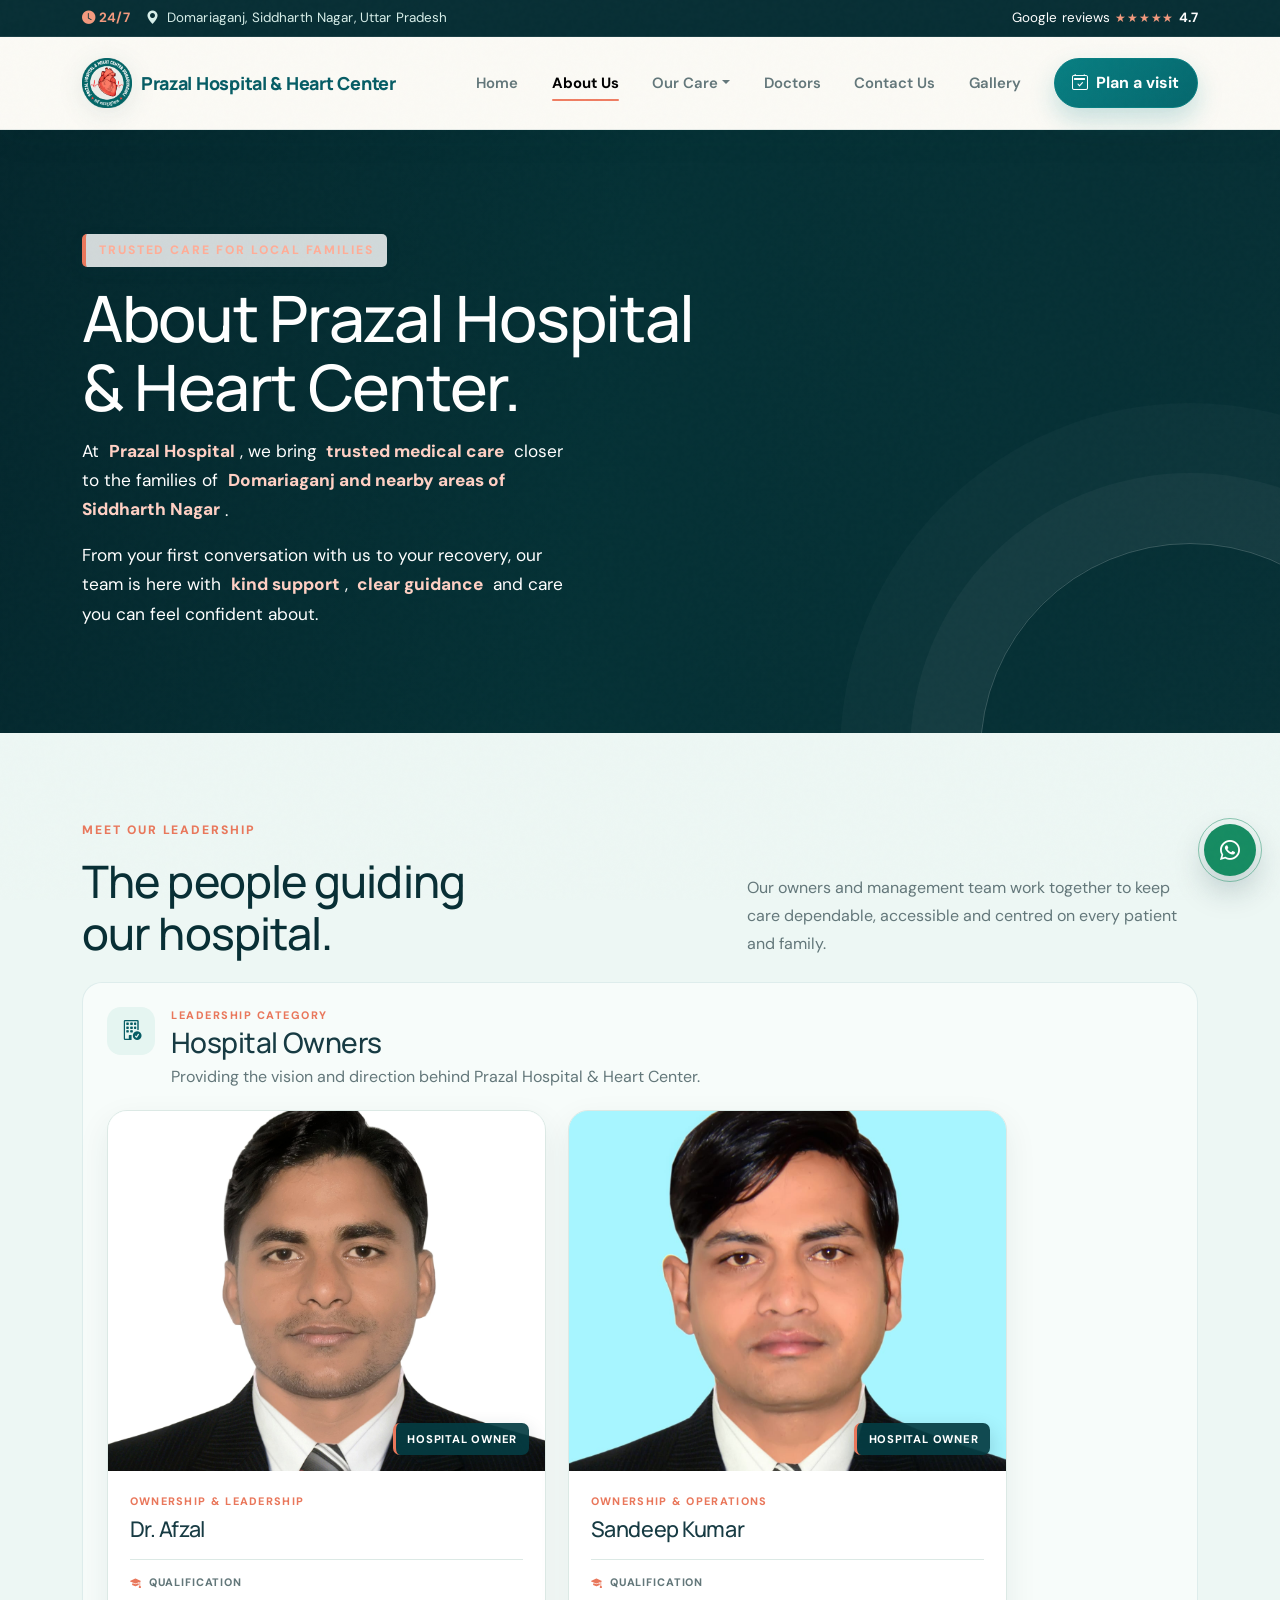
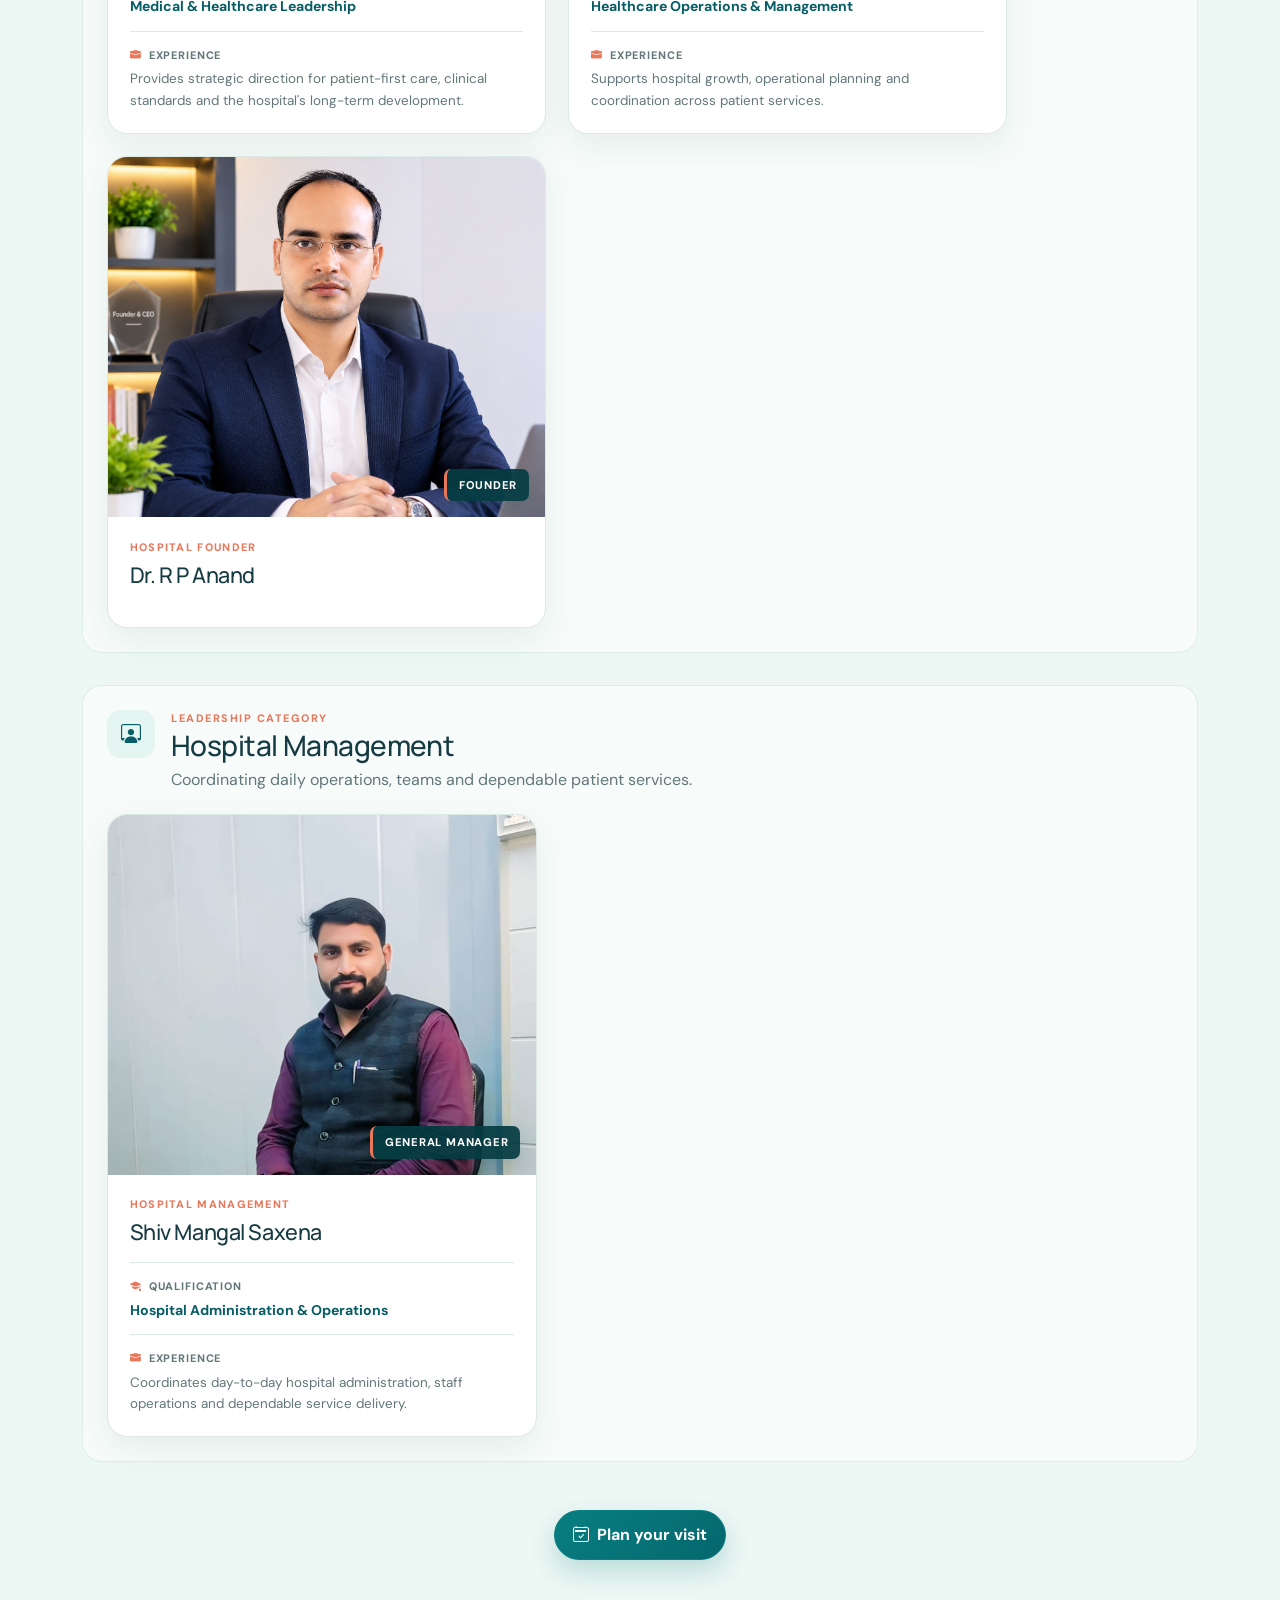
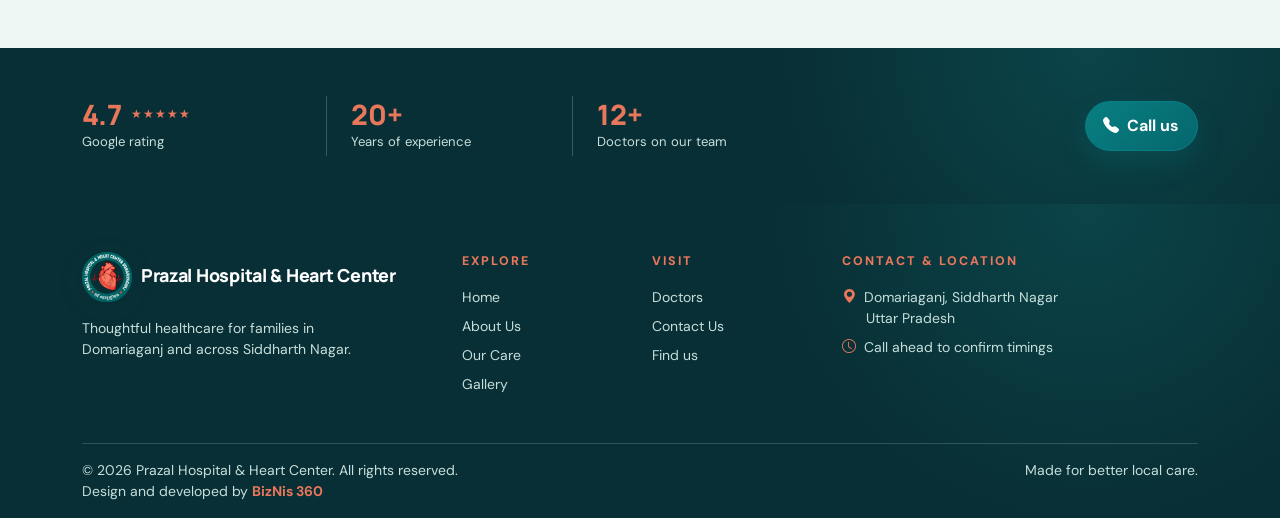
<file: about.html>
<!DOCTYPE html>
<html lang="en">

<head>
    <meta charset="utf-8">
    <meta name="viewport" content="width=device-width, initial-scale=1">
    <link rel="icon" type="image/png" href="assets/images/logo.png">
    <meta name="description"
        content="Learn about Prazal Hospital &amp; Heart Center, its care team and approach to healthcare for families in Domariaganj, Siddharth Nagar, Uttar Pradesh.">
    <title>About Us | Prazal Hospital &amp; Heart Center</title>
    <link rel="canonical" href="https://prazalhospital.in/about.html">
    <meta property="og:type" content="website">
    <meta property="og:site_name" content="Prazal Hospital &amp; Heart Center">
    <meta property="og:title" content="About Us | Prazal Hospital &amp; Heart Center">
    <meta property="og:description"
        content="Learn about the care team and approach to healthcare at Prazal Hospital &amp; Heart Center in Domariaganj, Siddharth Nagar.">
    <meta property="og:url" content="https://prazalhospital.in/about.html">
    <meta property="og:locale" content="en_IN">
    <meta name="twitter:card" content="summary">
    <meta name="twitter:title" content="About Us | Prazal Hospital &amp; Heart Center">
    <meta name="twitter:description"
        content="Learn about the care team and approach to healthcare at Prazal Hospital &amp; Heart Center in Domariaganj, Siddharth Nagar.">
    <link rel="preconnect" href="https://fonts.googleapis.com">
    <link rel="preconnect" href="https://fonts.gstatic.com" crossorigin>
    <link
        href="https://fonts.googleapis.com/css2?family=DM+Sans:wght@400;500;600;700&family=Manrope:wght@700;800&display=swap"
        rel="stylesheet">
    <link href="https://cdn.jsdelivr.net/npm/bootstrap@5.3.3/dist/css/bootstrap.min.css" rel="stylesheet">
    <link rel="stylesheet" href="https://cdn.jsdelivr.net/npm/bootstrap-icons@1.11.3/font/bootstrap-icons.min.css">
    <link rel="stylesheet" href="assets/css/style.css">
    <link rel="stylesheet" href="assets/css/premium.css">
</head>

<body id="top">
    <div class="topbar py-2">
        <div class="container d-flex justify-content-between align-items-center"><span><strong
                    class="topbar-availability me-3"><i class="bi bi-clock-fill me-1"></i>24/7</strong><i
                    class="bi bi-geo-alt-fill me-2"></i>Domariaganj, Siddharth Nagar, Uttar Pradesh</span>
            <div class="d-flex align-items-center gap-3"><a class="topbar-rating"
                    href="https://www.google.com/search?q=Prazal+Hospital+Domariaganj+reviews" target="_blank"
                    rel="noopener"><span class="d-none d-md-inline">Google reviews </span><span class="stars"
                        aria-label="4.7 out of 5 stars">★★★★★</span> <strong>4.7</strong></a></div>
        </div>
    </div>
    <nav class="navbar navbar-expand-lg sticky-top">
        <div class="container py-2"><a class="navbar-brand d-flex align-items-center" href="index.html"><img
                    class="brand-logo" src="assets/images/logo.png" alt="">Prazal Hospital &amp; Heart Center</a><button
                class="navbar-toggler border-0" type="button" data-bs-toggle="collapse" data-bs-target="#mainNav"
                aria-label="Toggle navigation"><i class="bi bi-list fs-2"></i></button>
            <div class="collapse navbar-collapse" id="mainNav">
                <ul class="navbar-nav ms-auto align-items-lg-center gap-lg-3">
                    <li class="nav-item"><a class="nav-link" href="index.html">Home</a></li>
                    <li class="nav-item"><a class="nav-link active" aria-current="page" href="about.html">About Us</a>
                    </li>
                    <li class="nav-item dropdown"><a class="nav-link dropdown-toggle" href="ourcare.html" role="button"
                            data-bs-toggle="dropdown" aria-expanded="false">Our Care</a>
                        <ul class="dropdown-menu">
                            <li><a class="dropdown-item" href="ourcare.html#medical-care">Medical Care</a></li>
                            <li><a class="dropdown-item" href="ourcare.html#treatments">Treatments &amp; Services</a></li>
                            <li><a class="dropdown-item" href="ourcare.html#facilities">Care Facilities</a></li>
                            <li><a class="dropdown-item" href="ourcare.html#what-we-offer">What We Offer</a></li>
                            <!-- <li><a class="dropdown-item" href="ourcare.html#facilities">Our Facilities</a></li> -->
                        </ul>
                    </li>
                    <li class="nav-item"><a class="nav-link" href="doctors.html">Doctors</a></li>
                    <li class="nav-item"><a class="nav-link" href="contact.html">Contact Us</a></li>
                    <li class="nav-item"><a class="nav-link" href="gallery.html">Gallery</a></li>
                    <li class="nav-item ms-lg-2 mt-3 mt-lg-0"><a class="btn btn-primary"
                            href="contact.html#contact-form"><i class="bi bi-calendar2-check me-2"></i>Plan a visit</a>
                    </li>
                </ul>
            </div>
        </div>
    </nav>
    <main>
        <section class="contact-hero about-hero">
            <div class="container">
                <p class="eyebrow about-hero-label mb-3">Trusted care for local families</p>
                <h1 class="mb-3">About Prazal Hospital &amp; Heart Center.</h1>
                <p class="hero-copy mb-3">At <strong class="hero-highlight hero-highlight-coral">Prazal
                        Hospital</strong>, we bring <strong class="hero-highlight hero-highlight-coral">trusted medical
                        care</strong> closer to the families of <strong
                        class="hero-highlight hero-highlight-coral">Domariaganj and nearby areas of Siddharth
                        Nagar</strong>.</p>
                <p class="hero-copy mb-0">From your first conversation with us to your recovery, our team is here with
                    <strong class="hero-highlight hero-highlight-teal">kind support</strong>, <strong
                        class="hero-highlight hero-highlight-teal">clear guidance</strong> and care you can feel
                    confident about.</p>
            </div>
        </section>
        <section class="director-section section-pad" id="managing-director">
            <div class="container">
                <div class="row align-items-end g-4 mb-4">
                    <div class="col-lg-7">
                        <p class="eyebrow mb-3">Meet our leadership</p>
                        <h2 class="section-title mb-0">The people guiding our hospital.</h2>
                    </div>
                    <div class="col-lg-5">
                        <p class="section-lead mb-0">Our owners and management team work together to keep care
                            dependable, accessible and centred on every patient and family.</p>
                    </div>
                </div>
                <section class="leadership-group" aria-labelledby="hospital-owners">
                    <div class="leadership-group-heading">
                        <span><i class="bi bi-building-check"></i></span>
                        <div>
                            <p>Leadership Category</p>
                            <h3 id="hospital-owners">Hospital Owners</h3>
                            <div>Providing the vision and direction behind Prazal Hospital &amp; Heart Center.</div>
                        </div>
                    </div>
                    <div class="leadership-grid leadership-grid--owners">
                        <article class="leadership-card">
                        <div class="leadership-card-media"><img class="leadership-photo leadership-photo--afzal"
                                src="assets/images/Dr_Afzal.jpeg" alt="Dr. Afzal, Owner of Prazal Hospital &amp; Heart Center"
                                loading="lazy"><span class="leadership-role">Hospital Owner</span></div>
                        <div class="leadership-card-body">
                            <p class="leadership-kicker">Ownership &amp; Leadership</p>
                            <h3>Dr. Afzal</h3>
                            <div class="leadership-detail"><span><i class="bi bi-mortarboard-fill"></i>Qualification</span>
                                <strong>Medical &amp; Healthcare Leadership</strong></div>
                            <div class="leadership-detail"><span><i class="bi bi-briefcase-fill"></i>Experience</span>
                                <p>Provides strategic direction for patient-first care, clinical standards and the
                                    hospital's long-term development.</p>
                            </div>
                        </div>
                        </article>
                        <article class="leadership-card">
                        <div class="leadership-card-media"><img class="leadership-photo leadership-photo--sandeep"
                                src="assets/images/sandeep_kumar.jpeg"
                                alt="Sandeep Kumar, Owner of Prazal Hospital &amp; Heart Center" loading="lazy"><span
                                class="leadership-role">Hospital Owner</span></div>
                        <div class="leadership-card-body">
                            <p class="leadership-kicker">Ownership &amp; Operations</p>
                            <h3>Sandeep Kumar</h3>
                            <div class="leadership-detail"><span><i class="bi bi-mortarboard-fill"></i>Qualification</span>
                                <strong>Healthcare Operations &amp; Management</strong></div>
                            <div class="leadership-detail"><span><i class="bi bi-briefcase-fill"></i>Experience</span>
                                <p>Supports hospital growth, operational planning and coordination across patient
                                    services.</p>
                            </div>
                        </div>
                        </article>
                        <article class="leadership-card">
                        <div class="leadership-card-media"><img class="leadership-photo"
                                src="assets/images/dr_R_P_Anand.png"
                                alt="Dr. R P Anand, Founder of Prazal Hospital &amp; Heart Center" loading="lazy"><span
                                class="leadership-role">Founder</span></div>
                        <div class="leadership-card-body">
                            <p class="leadership-kicker">Hospital Founder</p>
                            <h3>Dr. R P Anand</h3>
                        </div>
                        </article>
                    </div>
                </section>
                <section class="leadership-group" aria-labelledby="hospital-management">
                    <div class="leadership-group-heading">
                        <span><i class="bi bi-person-workspace"></i></span>
                        <div>
                            <p>Leadership Category</p>
                            <h3 id="hospital-management">Hospital Management</h3>
                            <div>Coordinating daily operations, teams and dependable patient services.</div>
                        </div>
                    </div>
                    <div class="leadership-grid leadership-grid--management">
                        <article class="leadership-card">
                        <div class="leadership-card-media"><img class="leadership-photo leadership-photo--shiv"
                                src="assets/images/Shiv_Mangal.jpeg"
                                alt="Shiv Mangal Saxena, General Manager of Prazal Hospital &amp; Heart Center"
                                loading="lazy"><span class="leadership-role">General Manager</span></div>
                        <div class="leadership-card-body">
                            <p class="leadership-kicker">Hospital Management</p>
                            <h3>Shiv Mangal Saxena</h3>
                            <div class="leadership-detail"><span><i class="bi bi-mortarboard-fill"></i>Qualification</span>
                                <strong>Hospital Administration &amp; Operations</strong></div>
                            <div class="leadership-detail"><span><i class="bi bi-briefcase-fill"></i>Experience</span>
                                <p>Coordinates day-to-day hospital administration, staff operations and dependable
                                    service delivery.</p>
                            </div>
                        </div>
                        </article>
                    </div>
                </section>
                <div class="text-center mt-5"><a class="btn btn-primary" href="contact.html#contact-form"><i
                            class="bi bi-calendar2-check me-2"></i>Plan your visit</a></div>
            </div>
        </section>
        <section class="trust-section py-5">
            <div class="container">
                <div class="row align-items-center g-4">
                    <div class="col-lg-8">
                        <div class="row g-0">
                            <div class="col-md-4 trust-stat"><a class="trust-rating"
                                    href="https://www.google.com/search?q=Prazal+Hospital+Domariaganj+reviews"
                                    target="_blank" rel="noopener"><span class="trust-value">4.7</span><span
                                        class="stars" aria-label="4.7 out of 5 stars">★★★★★</span></a><span>Google
                                    rating</span></div>
                            <div class="col-md-4 trust-stat"><strong class="trust-value">20+</strong><span>Years of
                                    experience</span></div>
                            <div class="col-md-4 trust-stat"><strong class="trust-value">12+</strong><span>Doctors on
                                    our team</span></div>
                        </div>
                    </div>
                    <div class="col-lg-4 text-lg-end"><a class="btn btn-primary" href="tel:+919415782089"><i
                                class="bi bi-telephone-fill me-2"></i>Call us</a></div>
                </div>
            </div>
        </section>
    </main>
    <footer class="pt-5 pb-3">
        <div class="container">
            <div class="row g-4 pb-5">
                <div class="col-lg-4"><a class="navbar-brand text-white" href="index.html"><img class="brand-logo"
                            src="assets/images/logo.png" alt="">Prazal Hospital &amp; Heart Center</a>
                    <p class="small mt-3 mb-0 pe-lg-5">Thoughtful healthcare for families in Domariaganj and across
                        Siddharth Nagar.</p>
                </div>
                <div class="col-6 col-lg-2">
                    <div class="footer-heading mb-3">Explore</div>
                    <div class="d-flex flex-column gap-2 small"><a href="index.html">Home</a><a href="about.html">About
                            Us</a><a href="ourcare.html">Our Care</a><a href="gallery.html">Gallery</a></div>
                </div>
                <div class="col-6 col-lg-2">
                    <div class="footer-heading mb-3">Visit</div>
                    <div class="d-flex flex-column gap-2 small"><a href="doctors.html">Doctors</a><a
                            href="contact.html">Contact Us</a><a href="contact.html#map">Find us</a></div>
                </div>
                <div class="col-lg-4">
                    <div class="footer-heading mb-3">Contact &amp; location</div>
                    <p class="small mb-2"><i class="bi bi-geo-alt-fill me-2"></i>Domariaganj, Siddharth Nagar<br><span
                            class="ms-4">Uttar Pradesh</span></p>
                    <p class="small mb-0"><i class="bi bi-clock me-2"></i>Call ahead to confirm timings</p>
                </div>
            </div>
            <div class="footer-bottom pt-3 d-flex flex-column flex-md-row justify-content-between gap-2 small">
                <span>&copy; 2026 Prazal Hospital &amp; Heart Center. All rights reserved.<br>Design and developed by <a
                        href="https://biznis360.in" target="_blank" rel="noopener">BizNis 360</a></span><span>Made
                    for better local care.</span></div>
        </div>
    </footer>
    <div class="floating-actions" aria-label="Quick actions"><a class="floating-action floating-top" href="#top"
            aria-label="Back to top" title="Back to top"><i class="bi bi-arrow-up"></i></a><a
            class="floating-action floating-whatsapp" href="https://wa.me/919415782089" target="_blank" rel="noopener"
            aria-label="Chat with us on WhatsApp" title="Chat on WhatsApp"><i class="bi bi-whatsapp"></i></a></div>
    <script src="https://cdn.jsdelivr.net/npm/bootstrap@5.3.3/dist/js/bootstrap.bundle.min.js"></script>
    <script src="assets/js/premium.js"></script>
</body>

</html>
</file>
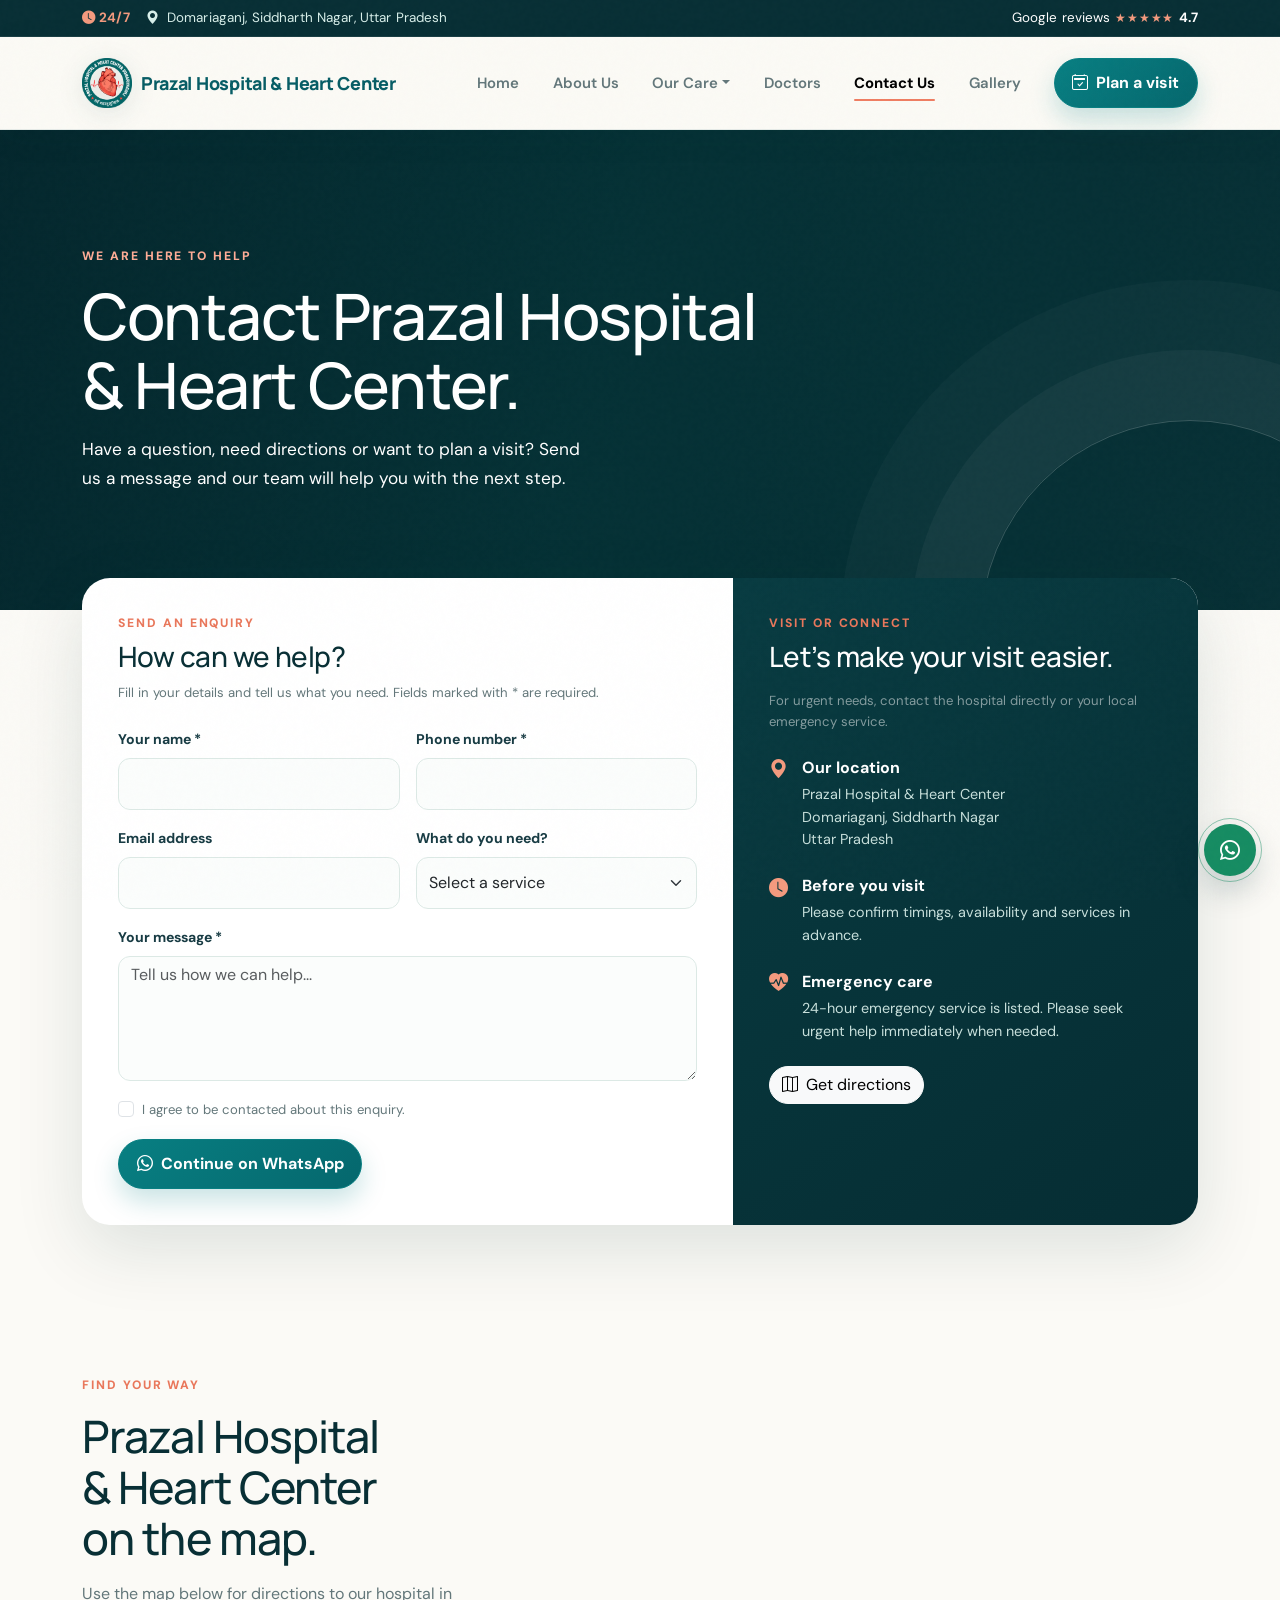
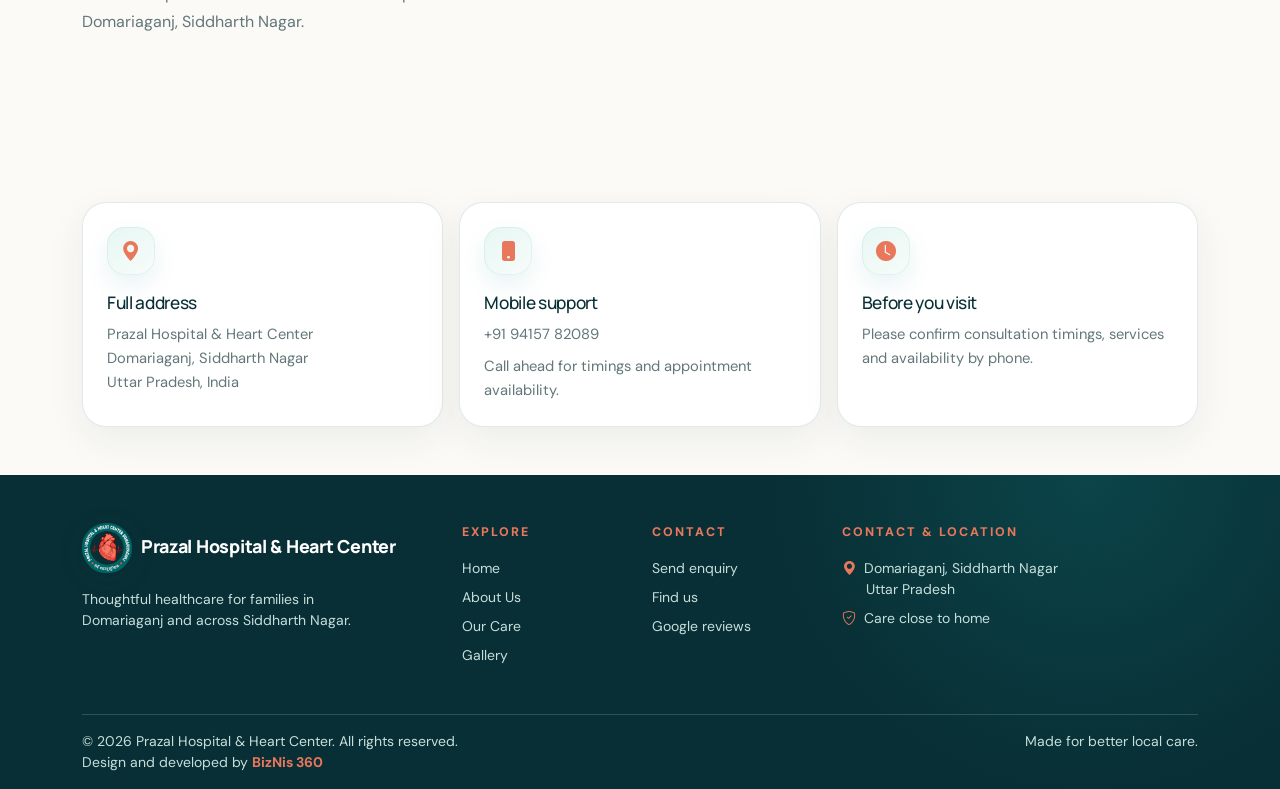
<file: contact.html>
<!DOCTYPE html>
<html lang="en">

<head>
	<meta charset="utf-8">
	<meta name="viewport" content="width=device-width, initial-scale=1">
	<link rel="icon" type="image/png" href="assets/images/logo.png">
	<meta name="description"
		content="Contact Prazal Hospital &amp; Heart Center in Domariaganj, Siddharth Nagar, Uttar Pradesh for phone enquiries, visit planning and directions.">
	<title>Contact Us | Prazal Hospital &amp; Heart Center</title>
	<link rel="canonical" href="https://prazalhospital.in/contact.html">
	<meta property="og:type" content="website">
	<meta property="og:site_name" content="Prazal Hospital &amp; Heart Center">
	<meta property="og:title" content="Contact Us | Prazal Hospital &amp; Heart Center">
	<meta property="og:description"
		content="Find contact details and directions for Prazal Hospital &amp; Heart Center in Domariaganj, Siddharth Nagar.">
	<meta property="og:url" content="https://prazalhospital.in/contact.html">
	<meta property="og:locale" content="en_IN">
	<meta name="twitter:card" content="summary">
	<meta name="twitter:title" content="Contact Us | Prazal Hospital &amp; Heart Center">
	<meta name="twitter:description"
		content="Find contact details and directions for Prazal Hospital &amp; Heart Center in Domariaganj, Siddharth Nagar.">
	<link rel="preconnect" href="https://fonts.googleapis.com">
	<link rel="preconnect" href="https://fonts.gstatic.com" crossorigin>
	<link
		href="https://fonts.googleapis.com/css2?family=DM+Sans:wght@400;500;600;700&family=Manrope:wght@700;800&display=swap"
		rel="stylesheet">
	<link href="https://cdn.jsdelivr.net/npm/bootstrap@5.3.3/dist/css/bootstrap.min.css" rel="stylesheet">
	<link rel="stylesheet" href="https://cdn.jsdelivr.net/npm/bootstrap-icons@1.11.3/font/bootstrap-icons.min.css">
	<link rel="stylesheet" href="assets/css/style.css">
	<link rel="stylesheet" href="assets/css/premium.css">
</head>

<body id="top">
	<div class="topbar py-2">
		<div class="container d-flex justify-content-between align-items-center"><span><strong
					class="topbar-availability me-3"><i class="bi bi-clock-fill me-1"></i>24/7</strong><i
					class="bi bi-geo-alt-fill me-2"></i>Domariaganj, Siddharth Nagar, Uttar Pradesh</span><a
				class="topbar-rating" href="https://www.google.com/search?q=Prazal+Hospital+Domariaganj+reviews"
				target="_blank" rel="noopener"><span class="d-none d-md-inline">Google reviews </span><span
					class="stars" aria-label="4.7 out of 5 stars">★★★★★</span> <strong>4.7</strong></a></div>
	</div>
	<nav class="navbar navbar-expand-lg sticky-top">
		<div class="container py-2"><a class="navbar-brand d-flex align-items-center" href="index.html"><img
					class="brand-logo" src="assets/images/logo.png" alt="">Prazal Hospital &amp; Heart Center</a><button
				class="navbar-toggler border-0" type="button" data-bs-toggle="collapse" data-bs-target="#mainNav"
				aria-label="Toggle navigation"><i class="bi bi-list fs-2"></i></button>
			<div class="collapse navbar-collapse" id="mainNav">
				<ul class="navbar-nav ms-auto align-items-lg-center gap-lg-3">
					<li class="nav-item"><a class="nav-link" href="index.html">Home</a></li>
					<li class="nav-item"><a class="nav-link" href="about.html">About Us</a></li>
					<li class="nav-item dropdown"><a class="nav-link dropdown-toggle" href="ourcare.html" role="button"
							data-bs-toggle="dropdown" aria-expanded="false">Our Care</a>
						<ul class="dropdown-menu">
							<li><a class="dropdown-item" href="ourcare.html#medical-care">Medical Care</a></li>
							<li><a class="dropdown-item" href="ourcare.html#treatments">Treatments &amp; Services</a></li>
							<li><a class="dropdown-item" href="ourcare.html#facilities">Care Facilities</a></li>
							<li><a class="dropdown-item" href="ourcare.html#what-we-offer">What We Offer</a></li>
							<!-- <li><a class="dropdown-item" href="ourcare.html#facilities">Our Facilities</a></li> -->
						</ul>
					</li>
					<li class="nav-item"><a class="nav-link" href="doctors.html">Doctors</a></li>
					<li class="nav-item"><a class="nav-link active" aria-current="page" href="contact.html">Contact
							Us</a></li>
					<li class="nav-item"><a class="nav-link" href="gallery.html">Gallery</a></li>
					<li class="nav-item ms-lg-2 mt-3 mt-lg-0"><a class="btn btn-primary" href="#contact-form"><i
								class="bi bi-calendar2-check me-2"></i>Plan a visit</a></li>
				</ul>
			</div>
		</div>
	</nav>

	<main>
		<section class="contact-hero">
			<div class="container">
				<p class="eyebrow mb-3">We are here to help</p>
				<h1 class="mb-3">Contact Prazal Hospital &amp; Heart Center.</h1>
				<p class="hero-copy mb-0">Have a question, need directions or want to plan a visit? Send us a message
					and our team will help you with the next step.</p>
			</div>
		</section>
		<section class="pb-5">
			<div class="container">
				<div class="contact-panel row g-0">
					<div class="contact-form col-lg-7" id="contact-form">
						<div class="eyebrow mb-2">Send an enquiry</div>
						<h2 class="h3 mb-2">How can we help?</h2>
						<p class="contact-note mb-4">Fill in your details and tell us what you need. Fields marked with
							* are required.</p>
						<div id="formSuccess" class="alert alert-success form-success" role="status">Your message is
							ready. WhatsApp will open so you can send it directly to the hospital.</div>
						<form id="enquiryForm">
							<div class="row g-3">
								<div class="col-md-6"><label class="form-label" for="name">Your name *</label><input
										class="form-control" id="name" name="name" type="text" autocomplete="name"
										required></div>
								<div class="col-md-6"><label class="form-label" for="phone">Phone number *</label><input
										class="form-control" id="phone" name="phone" type="tel" autocomplete="tel"
										inputmode="tel" required></div>
								<div class="col-md-6"><label class="form-label" for="email">Email address</label><input
										class="form-control" id="email" name="email" type="email" autocomplete="email">
								</div>
								<div class="col-md-6"><label class="form-label" for="service">What do you
										need?</label><select class="form-select" id="service" name="service">
										<option selected>Select a service</option>
										<option>General consultation</option>
										<option>Emergency care</option>
										<option>Diagnostic service</option>
										<option>Admission or beds</option>
										<option>Other enquiry</option>
									</select></div>
								<div class="col-12"><label class="form-label" for="message">Your message
										*</label><textarea class="form-control" id="message" name="message" required
										placeholder="Tell us how we can help..."></textarea></div>
								<div class="col-12">
									<div class="form-check"><input class="form-check-input" id="consent" type="checkbox"
											required><label class="form-check-label contact-note" for="consent">I agree
											to be contacted about this enquiry.</label></div>
								</div>
								<div class="col-12"><button class="btn btn-primary" type="submit"><i
										class="bi bi-whatsapp me-2"></i>Continue on WhatsApp</button></div>
							</div>
						</form>
					</div>
					<aside class="contact-details col-lg-5">
						<div class="eyebrow mb-2">Visit or connect</div>
						<h2 class="h3 mb-3">Let’s make your visit easier.</h2>
						<p class="contact-note text-white-50">For urgent needs, contact the hospital directly or your
							local emergency service.</p>
						<div class="contact-detail"><i class="bi bi-geo-alt-fill"></i>
							<div><strong>Our location</strong><span>Prazal Hospital &amp; Heart Center<br>Domariaganj, Siddharth
									Nagar<br>Uttar Pradesh</span></div>
						</div>
						<div class="contact-detail"><i class="bi bi-clock-fill"></i>
							<div><strong>Before you visit</strong><span>Please confirm timings, availability and
									services in advance.</span></div>
						</div>
						<div class="contact-detail"><i class="bi bi-heart-pulse-fill"></i>
							<div><strong>Emergency care</strong><span>24-hour emergency service is listed. Please seek
									urgent help immediately when needed.</span></div>
						</div><a class="btn btn-light mt-4"
							href="https://www.google.com/maps/search/?api=1&query=Prazal+Hospital+Domariaganj"
							target="_blank" rel="noopener"><i class="bi bi-map me-2"></i>Get directions</a>
					</aside>
				</div>
			</div>
		</section>
		<section class="section-pad pt-4" id="map">
			<div class="container">
				<div class="row align-items-center g-5">
					<div class="col-lg-5">
						<p class="eyebrow mb-3">Find your way</p>
						<h2 class="section-title mb-3">Prazal Hospital &amp; Heart Center on the map.</h2>
						<p class="section-lead mb-0">Use the map below for directions to our hospital in Domariaganj,
							Siddharth Nagar.</p>
					</div>
					<div class="col-lg-7"><iframe class="map-frame" title="Map showing Prazal Hospital &amp; Heart Center in Domariaganj"
							src="https://www.google.com/maps?q=Prazal+Hospital+Domariaganj&output=embed" loading="lazy"
							referrerpolicy="no-referrer-when-downgrade"></iframe></div>
				</div>
			</div>
		</section>
		<section class="pb-5">
			<div class="container">
				<div class="row g-3">
					<div class="col-md-4">
						<article class="contact-card">
							<div class="contact-card-icon"><i class="bi bi-geo-alt-fill"></i></div>
							<h3>Full address</h3>
							<p class="mb-0">Prazal Hospital &amp; Heart Center<br>Domariaganj, Siddharth Nagar<br>Uttar Pradesh, India</p>
						</article>
					</div>
					<div class="col-md-4">
						<article class="contact-card">
							<div class="contact-card-icon"><i class="bi bi-phone-fill"></i></div>
							<h3>Mobile support</h3><a href="tel:+919415782089">+91 94157 82089</a>
							<p class="contact-note mt-2 mb-0">Call ahead for timings and appointment availability.</p>
						</article>
					</div>
					<div class="col-md-4">
						<article class="contact-card">
							<div class="contact-card-icon"><i class="bi bi-clock-fill"></i></div>
							<h3>Before you visit</h3>
							<p class="mb-0">Please confirm consultation timings, services and availability by phone.</p>
						</article>
					</div>
				</div>
			</div>
		</section>
	</main>

	<footer class="pt-5 pb-3">
		<div class="container">
			<div class="row g-4 pb-5">
				<div class="col-lg-4"><a class="navbar-brand text-white" href="index.html"><img class="brand-logo"
							src="assets/images/logo.png" alt="">Prazal Hospital &amp; Heart Center</a>
					<p class="small mt-3 mb-0 pe-lg-5">Thoughtful healthcare for families in Domariaganj and across
						Siddharth Nagar.</p>
				</div>
				<div class="col-6 col-lg-2">
					<div class="footer-heading mb-3">Explore</div>
					<div class="d-flex flex-column gap-2 small"><a href="index.html">Home</a><a href="about.html">About
							Us</a><a href="ourcare.html">Our Care</a><a href="gallery.html">Gallery</a></div>
				</div>
				<div class="col-6 col-lg-2">
					<div class="footer-heading mb-3">Contact</div>
					<div class="d-flex flex-column gap-2 small"><a href="#contact-form">Send enquiry</a><a
							href="#map">Find us</a><a
							href="https://www.google.com/search?q=Prazal+Hospital+Domariaganj+reviews" target="_blank"
							rel="noopener">Google reviews</a></div>
				</div>
				<div class="col-lg-4">
					<div class="footer-heading mb-3">Contact &amp; location</div>
					<p class="small mb-2"><i class="bi bi-geo-alt-fill me-2"></i>Domariaganj, Siddharth Nagar<br><span
							class="ms-4">Uttar Pradesh</span></p>
					<p class="small mb-0"><i class="bi bi-shield-check me-2"></i>Care close to home</p>
				</div>
			</div>
			<div class="footer-bottom pt-3 d-flex flex-column flex-md-row justify-content-between gap-2 small">
				<span>&copy; 2026 Prazal Hospital &amp; Heart Center. All rights reserved.<br>Design and developed by <a
						href="https://biznis360.in" target="_blank" rel="noopener">BizNis 360</a></span><span>Made
					for better local care.</span></div>
		</div>
	</footer>
	<div class="floating-actions" aria-label="Quick actions"><a class="floating-action floating-top" href="#top"
			aria-label="Back to top" title="Back to top"><i class="bi bi-arrow-up"></i></a><a
			class="floating-action floating-whatsapp" href="https://wa.me/919415782089" target="_blank" rel="noopener"
			aria-label="Chat with us on WhatsApp" title="Chat on WhatsApp"><i class="bi bi-whatsapp"></i></a></div>
	<script src="https://cdn.jsdelivr.net/npm/bootstrap@5.3.3/dist/js/bootstrap.bundle.min.js"></script>
	<script src="assets/js/premium.js"></script>
	<script>
		document.getElementById('enquiryForm').addEventListener('submit', function (event) {
			event.preventDefault();
			if (!this.checkValidity()) {
				this.classList.add('was-validated');
				return;
			}
			const data = new FormData(this);
			const lines = [
				'Hello Prazal Hospital &amp; Heart Center, I would like to make an enquiry.',
				'',
				'Name: ' + data.get('name'),
				'Phone: ' + data.get('phone'),
				'Email: ' + (data.get('email') || 'Not provided'),
				'Service: ' + data.get('service'),
				'Message: ' + data.get('message')
			];
			document.getElementById('formSuccess').style.display = 'block';
			window.open('https://wa.me/919415782089?text=' + encodeURIComponent(lines.join('\n')), '_blank', 'noopener');
			this.classList.remove('was-validated');
		});
	</script>
</body>

</html>
</file>
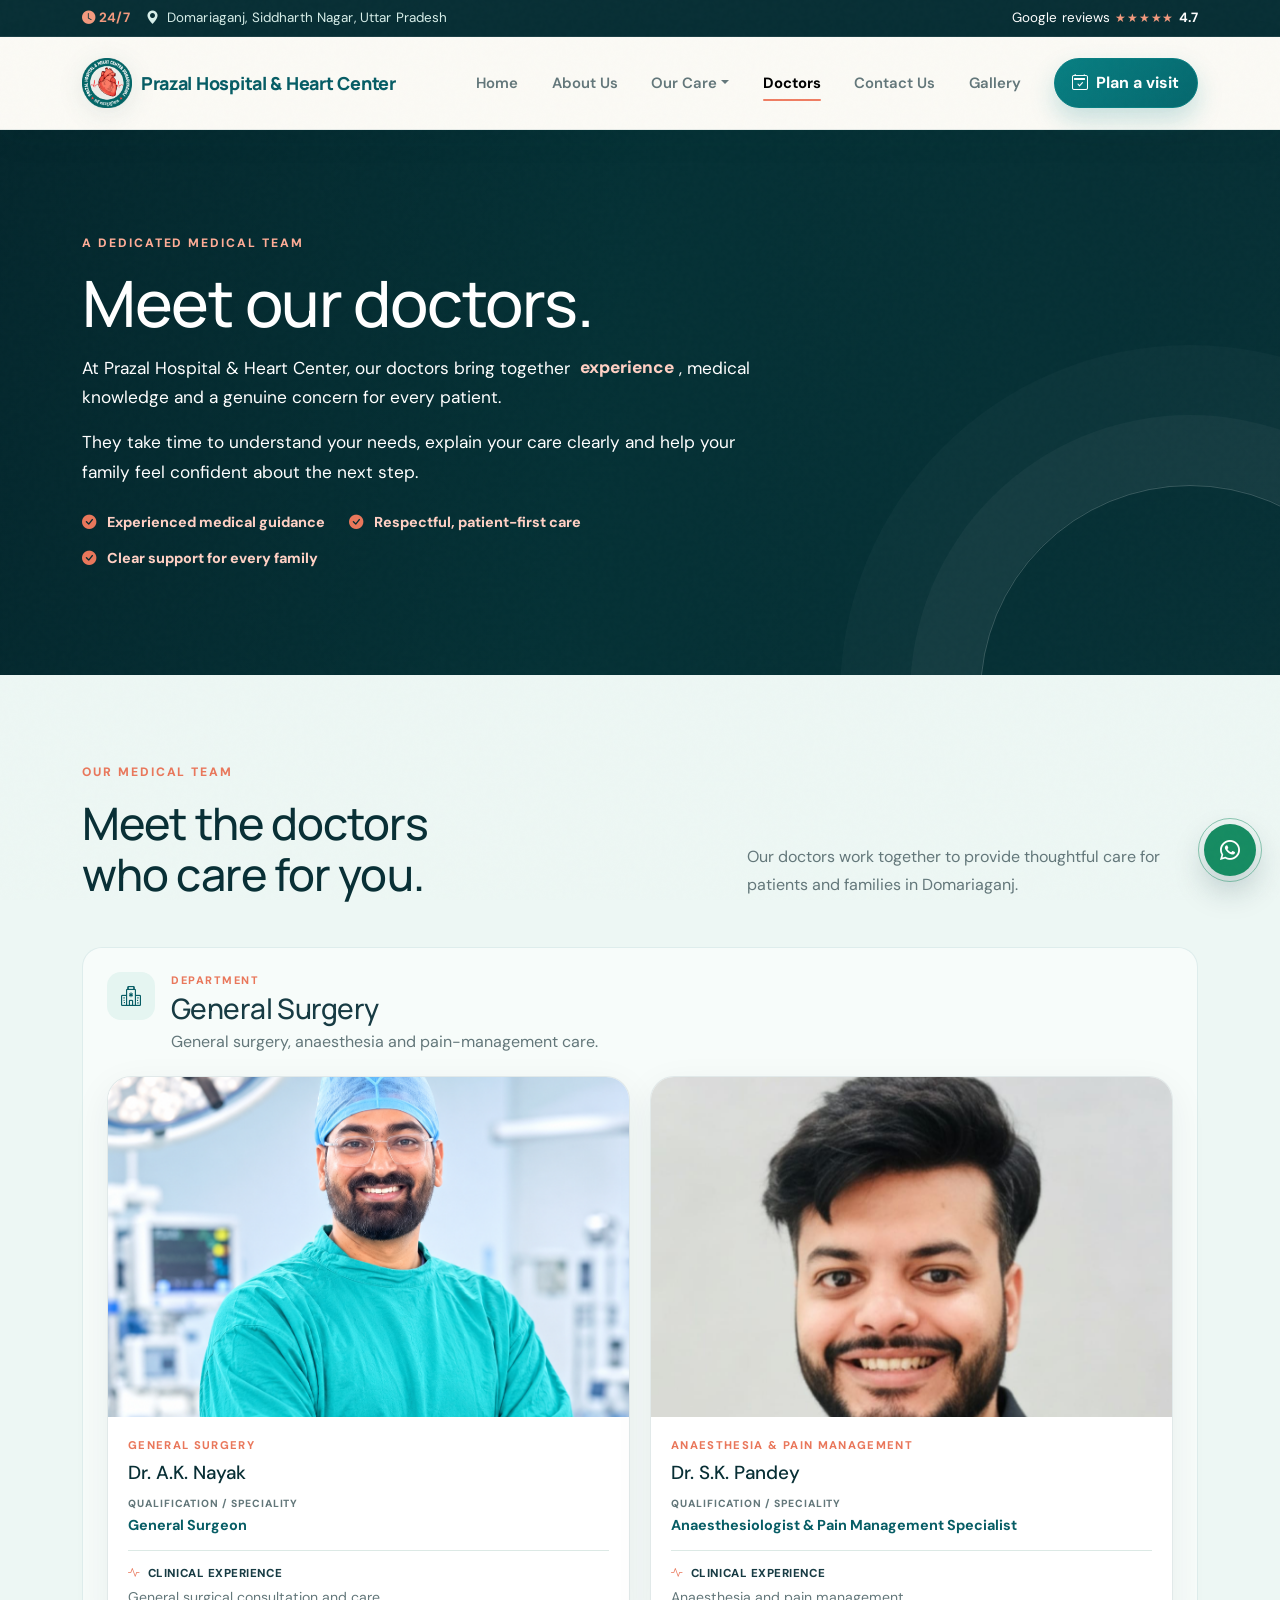
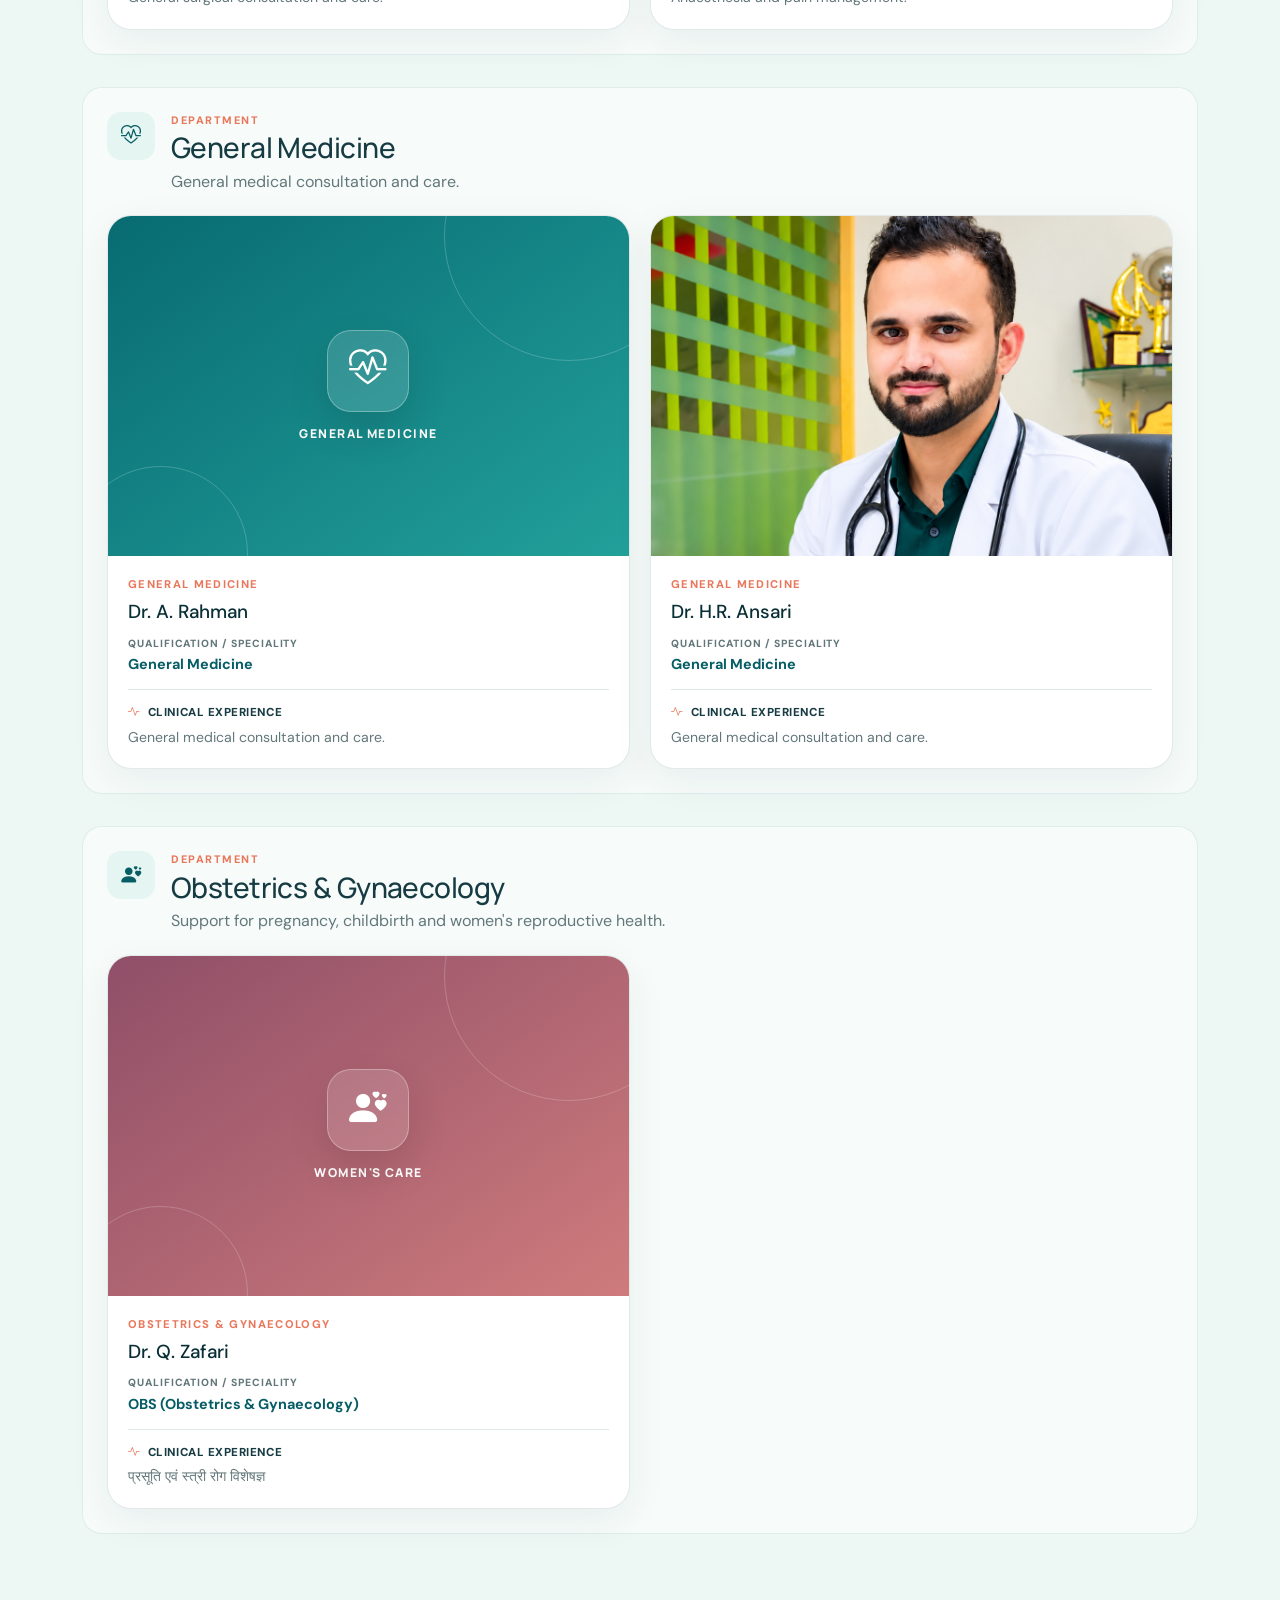
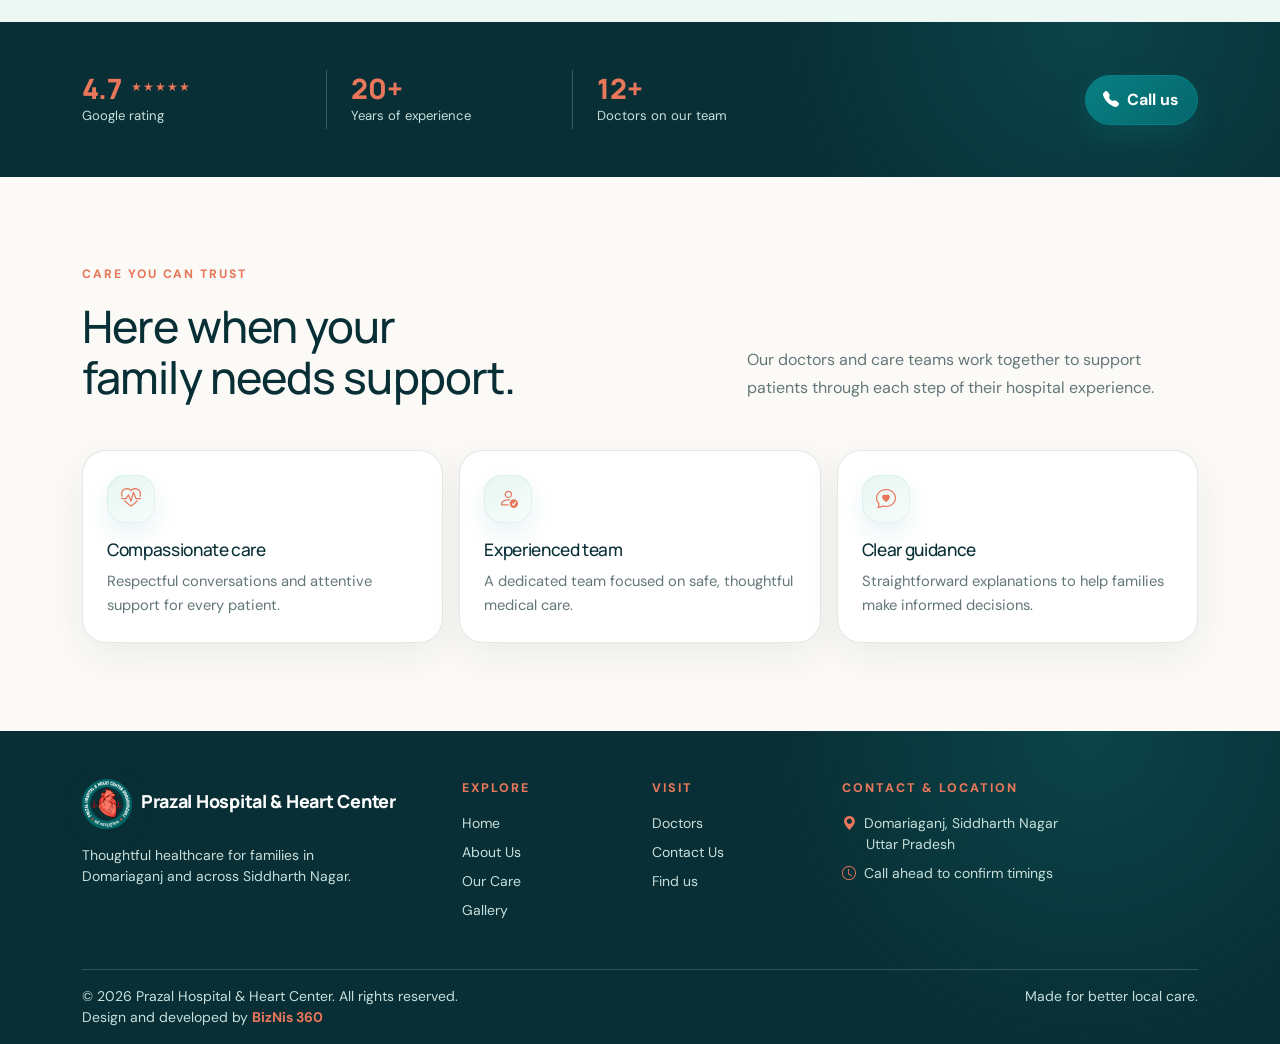
<file: doctors.html>
<!DOCTYPE html>
<html lang="en">

<head>
    <meta charset="utf-8">
    <meta name="viewport" content="width=device-width, initial-scale=1">
    <link rel="icon" type="image/png" href="assets/images/logo.png">
    <meta name="description" content="Meet the doctors at Prazal Hospital &amp; Heart Center in Domariaganj, Siddharth Nagar. Explore the care team and plan a hospital visit.">
    <title>Doctors | Prazal Hospital &amp; Heart Center</title>
    <link rel="canonical" href="https://prazalhospital.in/doctors.html">
    <meta property="og:type" content="website">
    <meta property="og:site_name" content="Prazal Hospital &amp; Heart Center">
    <meta property="og:title" content="Doctors | Prazal Hospital &amp; Heart Center">
    <meta property="og:description"
        content="Meet the doctors and explore the care team at Prazal Hospital &amp; Heart Center in Domariaganj, Siddharth Nagar.">
    <meta property="og:url" content="https://prazalhospital.in/doctors.html">
    <meta property="og:locale" content="en_IN">
    <meta name="twitter:card" content="summary">
    <meta name="twitter:title" content="Doctors | Prazal Hospital &amp; Heart Center">
    <meta name="twitter:description"
        content="Meet the doctors and explore the care team at Prazal Hospital &amp; Heart Center in Domariaganj, Siddharth Nagar.">
    <link rel="preconnect" href="https://fonts.googleapis.com">
    <link rel="preconnect" href="https://fonts.gstatic.com" crossorigin>
    <link
        href="https://fonts.googleapis.com/css2?family=DM+Sans:wght@400;500;600;700&family=Manrope:wght@700;800&display=swap"
        rel="stylesheet">
    <link href="https://cdn.jsdelivr.net/npm/bootstrap@5.3.3/dist/css/bootstrap.min.css" rel="stylesheet">
    <link rel="stylesheet" href="https://cdn.jsdelivr.net/npm/bootstrap-icons@1.11.3/font/bootstrap-icons.min.css">
    <link rel="stylesheet" href="assets/css/style.css">
    <link rel="stylesheet" href="assets/css/premium.css">
</head>

<body id="top">
    <div class="topbar py-2">
        <div class="container d-flex justify-content-between align-items-center"><span><strong
                    class="topbar-availability me-3"><i class="bi bi-clock-fill me-1"></i>24/7</strong><i
                    class="bi bi-geo-alt-fill me-2"></i>Domariaganj, Siddharth Nagar, Uttar Pradesh</span>
            <div class="d-flex align-items-center gap-3"><a class="topbar-rating"
                    href="https://www.google.com/search?q=Prazal+Hospital+Domariaganj+reviews" target="_blank"
                    rel="noopener"><span class="d-none d-md-inline">Google reviews </span><span class="stars"
                        aria-label="4.7 out of 5 stars">★★★★★</span> <strong>4.7</strong></a></div>
        </div>
    </div>
    <nav class="navbar navbar-expand-lg sticky-top">
        <div class="container py-2"><a class="navbar-brand d-flex align-items-center" href="index.html"><img
                    class="brand-logo" src="assets/images/logo.png" alt="">Prazal Hospital &amp; Heart Center</a><button
                class="navbar-toggler border-0" type="button" data-bs-toggle="collapse" data-bs-target="#mainNav"
                aria-label="Toggle navigation"><i class="bi bi-list fs-2"></i></button>
            <div class="collapse navbar-collapse" id="mainNav">
                <ul class="navbar-nav ms-auto align-items-lg-center gap-lg-3">
                    <li class="nav-item"><a class="nav-link" href="index.html">Home</a></li>
                    <li class="nav-item"><a class="nav-link" href="about.html">About Us</a></li>
                    <li class="nav-item dropdown"><a class="nav-link dropdown-toggle" href="ourcare.html" role="button"
                            data-bs-toggle="dropdown" aria-expanded="false">Our Care</a>
                        <ul class="dropdown-menu">
                            <li><a class="dropdown-item" href="ourcare.html#medical-care">Medical Care</a></li>
                            <li><a class="dropdown-item" href="ourcare.html#treatments">Treatments &amp; Services</a></li>
                            <li><a class="dropdown-item" href="ourcare.html#facilities">Care Facilities</a></li>
                            <li><a class="dropdown-item" href="ourcare.html#what-we-offer">What We Offer</a></li>
                            <!-- <li><a class="dropdown-item" href="ourcare.html#facilities">Our Facilities</a></li> -->
                        </ul>
                    </li>
                    <li class="nav-item"><a class="nav-link active" aria-current="page" href="doctors.html">Doctors</a>
                    </li>
                    <li class="nav-item"><a class="nav-link" href="contact.html">Contact Us</a></li>
                    <li class="nav-item"><a class="nav-link" href="gallery.html">Gallery</a></li>
                    <li class="nav-item ms-lg-2 mt-3 mt-lg-0"><a class="btn btn-primary"
                            href="contact.html#contact-form"><i class="bi bi-calendar2-check me-2"></i>Plan a visit</a>
                    </li>
                </ul>
            </div>
        </div>
    </nav>
    <main>
        <section class="contact-hero doctors-hero">
            <div class="container">
                <p class="eyebrow mb-3">A dedicated medical team</p>
                <h1 class="mb-3">Meet our doctors.</h1>
                <p class="hero-copy doctors-hero-copy mb-3">At Prazal Hospital &amp; Heart Center, our doctors bring together <strong
                        class="hero-highlight hero-highlight-coral">experience</strong>, medical knowledge and a genuine
                    concern for every patient.</p>
                <p class="hero-copy doctors-hero-copy mb-4">They take time to understand your needs, explain your care
                    clearly and help your family feel confident about the next step.</p>
                <ul class="doctors-hero-points">
                    <li><i class="bi bi-check-circle-fill"></i><strong
                            class="hero-highlight hero-highlight-coral">Experienced medical guidance</strong></li>
                    <li><i class="bi bi-check-circle-fill"></i><strong
                            class="hero-highlight hero-highlight-teal">Respectful, patient-first care</strong></li>
                    <li><i class="bi bi-check-circle-fill"></i><strong class="hero-highlight hero-highlight-teal">Clear
                            support for every family</strong></li>
                </ul>
            </div>
        </section>
        <section class="section-pad doctors-directory">
            <div class="container">
                <div class="row align-items-end mb-5 g-4">
                    <div class="col-lg-7">
                        <p class="eyebrow mb-3">Our medical team</p>
                        <h2 class="section-title mb-0">Meet the doctors who care for you.</h2>
                    </div>
                    <div class="col-lg-5 ms-auto">
                        <p class="section-lead mb-0">Our doctors work together to provide thoughtful care for patients
                            and families in Domariaganj.</p>
                    </div>
                </div>
                <section class="doctor-department" aria-labelledby="surgery-team">
                    <div class="doctor-department-heading">
                        <span class="doctor-department-icon"><i class="bi bi-hospital"></i></span>
                        <div>
                            <p class="doctor-department-kicker">Department</p>
                            <h3 id="surgery-team">General Surgery</h3>
                            <p>General surgery, anaesthesia and pain-management care.</p>
                        </div>
                    </div>
                    <div class="doctor-grid doctor-grid--two">
                        <article class="doctor-card">
                            <img class="doctor-card-photo" src="assets/images/AK.png" alt="Dr. A.K. Nayak"
                                loading="lazy">
                            <div class="doctor-card-body">
                                <p class="doctor-card-label">General Surgery</p>
                                <h4>Dr. A.K. Nayak</h4>
                                <p class="doctor-degree"><span>Qualification / speciality</span>General Surgeon</p>
                                <p class="doctor-specialization"><span class="doctor-detail-title"><i class="bi bi-activity"></i>Clinical experience</span>General surgical consultation and care.</p>
                            </div>
                        </article>
                        <article class="doctor-card">
                            <img class="doctor-card-photo" src="assets/images/skpandey.jpeg" alt="Dr. S.K. Pandey"
                                loading="lazy">
                            <div class="doctor-card-body">
                                <p class="doctor-card-label">Anaesthesia &amp; Pain Management</p>
                                <h4>Dr. S.K. Pandey</h4>
                                <p class="doctor-degree"><span>Qualification / speciality</span>Anaesthesiologist &amp; Pain Management Specialist</p>
                                <p class="doctor-specialization"><span class="doctor-detail-title"><i class="bi bi-activity"></i>Clinical experience</span>Anaesthesia and pain management.</p>
                            </div>
                        </article>
                    </div>
                </section>

                <section class="doctor-department" aria-labelledby="medicine-team">
                    <div class="doctor-department-heading">
                        <span class="doctor-department-icon"><i class="bi bi-heart-pulse"></i></span>
                        <div>
                            <p class="doctor-department-kicker">Department</p>
                            <h3 id="medicine-team">General Medicine</h3>
                            <p>General medical consultation and care.</p>
                        </div>
                    </div>
                    <div class="doctor-grid doctor-grid--two">
                        <article class="doctor-card">
                            <div class="doctor-card-visual doctor-card-visual--neuromedicine" role="img"
                                aria-label="General medicine doctor illustration">
                                <span class="doctor-card-visual-icon"><i class="bi bi-heart-pulse"></i></span>
                                <span class="doctor-card-visual-text">General Medicine</span>
                            </div>
                            <div class="doctor-card-body">
                                <p class="doctor-card-label">General Medicine</p>
                                <h4>Dr. A. Rahman</h4>
                                <p class="doctor-degree"><span>Qualification / speciality</span>General Medicine</p>
                                <p class="doctor-specialization"><span class="doctor-detail-title"><i class="bi bi-activity"></i>Clinical experience</span>General medical consultation and care.</p>
                            </div>
                        </article>
                        <article class="doctor-card"><img class="doctor-card-photo"
                                src="assets/images/H_R_Ansari.png" alt="Dr. H. R. Ansari" loading="lazy">
                            <div class="doctor-card-body">
                                <p class="doctor-card-label">General Medicine</p>
                                <h4>Dr. H.R. Ansari</h4>
                                <p class="doctor-degree"><span>Qualification / speciality</span>General Medicine</p>
                                <p class="doctor-specialization"><span class="doctor-detail-title"><i class="bi bi-activity"></i>Clinical experience</span>General medical consultation and care.</p>
                            </div>
                        </article>
                    </div>
                </section>

                <section class="doctor-department" aria-labelledby="gynaecology-team">
                    <div class="doctor-department-heading">
                        <span class="doctor-department-icon"><i class="bi bi-person-hearts"></i></span>
                        <div>
                            <p class="doctor-department-kicker">Department</p>
                            <h3 id="gynaecology-team">Obstetrics &amp; Gynaecology</h3>
                            <p>Support for pregnancy, childbirth and women's reproductive health.</p>
                        </div>
                    </div>
                    <div class="doctor-grid doctor-grid--single">
                        <article class="doctor-card">
                            <div class="doctor-card-visual doctor-card-visual--gynaecology" role="img"
                                aria-label="Obstetrics and gynaecology specialist illustration">
                                <span class="doctor-card-visual-icon"><i class="bi bi-person-hearts"></i></span>
                                <span class="doctor-card-visual-text">Women's Care</span>
                            </div>
                            <div class="doctor-card-body">
                                <p class="doctor-card-label">Obstetrics &amp; Gynaecology</p>
                                <h4>Dr. Q. Zafari</h4>
                                <p class="doctor-degree"><span>Qualification / speciality</span>OBS (Obstetrics &amp; Gynaecology)</p>
                                <p class="doctor-specialization"><span class="doctor-detail-title"><i class="bi bi-activity"></i>Clinical experience</span>प्रसूति एवं स्त्री रोग विशेषज्ञ</p>
                            </div>
                        </article>
                    </div>
                </section>
            </div>
        </section>
        <section class="trust-section py-5">
            <div class="container">
                <div class="row align-items-center g-4">
                    <div class="col-lg-8">
                        <div class="row g-0">
                            <div class="col-md-4 trust-stat"><a class="trust-rating"
                                    href="https://www.google.com/search?q=Prazal+Hospital+Domariaganj+reviews"
                                    target="_blank" rel="noopener"><span class="trust-value">4.7</span><span
                                        class="stars" aria-label="4.7 out of 5 stars">★★★★★</span></a><span>Google
                                    rating</span></div>
                            <div class="col-md-4 trust-stat"><strong class="trust-value">20+</strong><span>Years of
                                    experience</span></div>
                            <div class="col-md-4 trust-stat"><strong class="trust-value">12+</strong><span>Doctors on
                                    our team</span></div>
                        </div>
                    </div>
                    <div class="col-lg-4 text-lg-end"><a class="btn btn-primary" href="tel:+919415782089"><i
                                class="bi bi-telephone-fill me-2"></i>Call us</a></div>
                </div>
            </div>
        </section>
        <section class="section-pad">
            <div class="container">
                <div class="row align-items-end mb-5 g-4">
                    <div class="col-lg-7">
                        <p class="eyebrow mb-3">Care you can trust</p>
                        <h2 class="section-title mb-0">Here when your family needs support.</h2>
                    </div>
                    <div class="col-lg-5 ms-auto">
                        <p class="section-lead mb-0">Our doctors and care teams work together to support patients
                            through each step of their hospital experience.</p>
                    </div>
                </div>
                <div class="row g-3">
                    <div class="col-md-4">
                        <article class="contact-card">
                            <div class="contact-card-icon"><i class="bi bi-heart-pulse"></i></div>
                            <h3>Compassionate care</h3>
                            <p class="mb-0">Respectful conversations and attentive support for every patient.</p>
                        </article>
                    </div>
                    <div class="col-md-4">
                        <article class="contact-card">
                            <div class="contact-card-icon"><i class="bi bi-person-check"></i></div>
                            <h3>Experienced team</h3>
                            <p class="mb-0">A dedicated team focused on safe, thoughtful medical care.</p>
                        </article>
                    </div>
                    <div class="col-md-4">
                        <article class="contact-card">
                            <div class="contact-card-icon"><i class="bi bi-chat-heart"></i></div>
                            <h3>Clear guidance</h3>
                            <p class="mb-0">Straightforward explanations to help families make informed decisions.</p>
                        </article>
                    </div>
                </div>
            </div>
        </section>
    </main>
    <footer class="pt-5 pb-3">
        <div class="container">
            <div class="row g-4 pb-5">
                <div class="col-lg-4"><a class="navbar-brand text-white" href="index.html"><img class="brand-logo"
                            src="assets/images/logo.png" alt="">Prazal Hospital &amp; Heart Center</a>
                    <p class="small mt-3 mb-0 pe-lg-5">Thoughtful healthcare for families in Domariaganj and across
                        Siddharth Nagar.</p>
                </div>
                <div class="col-6 col-lg-2">
                    <div class="footer-heading mb-3">Explore</div>
                    <div class="d-flex flex-column gap-2 small"><a href="index.html">Home</a><a href="about.html">About
                            Us</a><a href="ourcare.html">Our Care</a><a href="gallery.html">Gallery</a></div>
                </div>
                <div class="col-6 col-lg-2">
                    <div class="footer-heading mb-3">Visit</div>
                    <div class="d-flex flex-column gap-2 small"><a href="doctors.html">Doctors</a><a
                            href="contact.html">Contact Us</a><a href="contact.html#map">Find us</a></div>
                </div>
                <div class="col-lg-4">
                    <div class="footer-heading mb-3">Contact &amp; location</div>
                    <p class="small mb-2"><i class="bi bi-geo-alt-fill me-2"></i>Domariaganj, Siddharth Nagar<br><span
                            class="ms-4">Uttar Pradesh</span></p>
                    <p class="small mb-0"><i class="bi bi-clock me-2"></i>Call ahead to confirm timings</p>
                </div>
            </div>
            <div class="footer-bottom pt-3 d-flex flex-column flex-md-row justify-content-between gap-2 small">
                <span>&copy; 2026 Prazal Hospital &amp; Heart Center. All rights reserved.<br>Design and developed by <a
                        href="https://biznis360.in" target="_blank" rel="noopener">BizNis 360</a></span><span>Made
                    for better local care.</span></div>
        </div>
    </footer>
    <div class="floating-actions" aria-label="Quick actions"><a class="floating-action floating-top" href="#top"
            aria-label="Back to top" title="Back to top"><i class="bi bi-arrow-up"></i></a><a
            class="floating-action floating-whatsapp" href="https://wa.me/919415782089" target="_blank" rel="noopener"
            aria-label="Chat with us on WhatsApp" title="Chat on WhatsApp"><i class="bi bi-whatsapp"></i></a></div>
    <script src="https://cdn.jsdelivr.net/npm/bootstrap@5.3.3/dist/js/bootstrap.bundle.min.js"></script>
    <script src="assets/js/premium.js"></script>
</body>

</html>
</file>
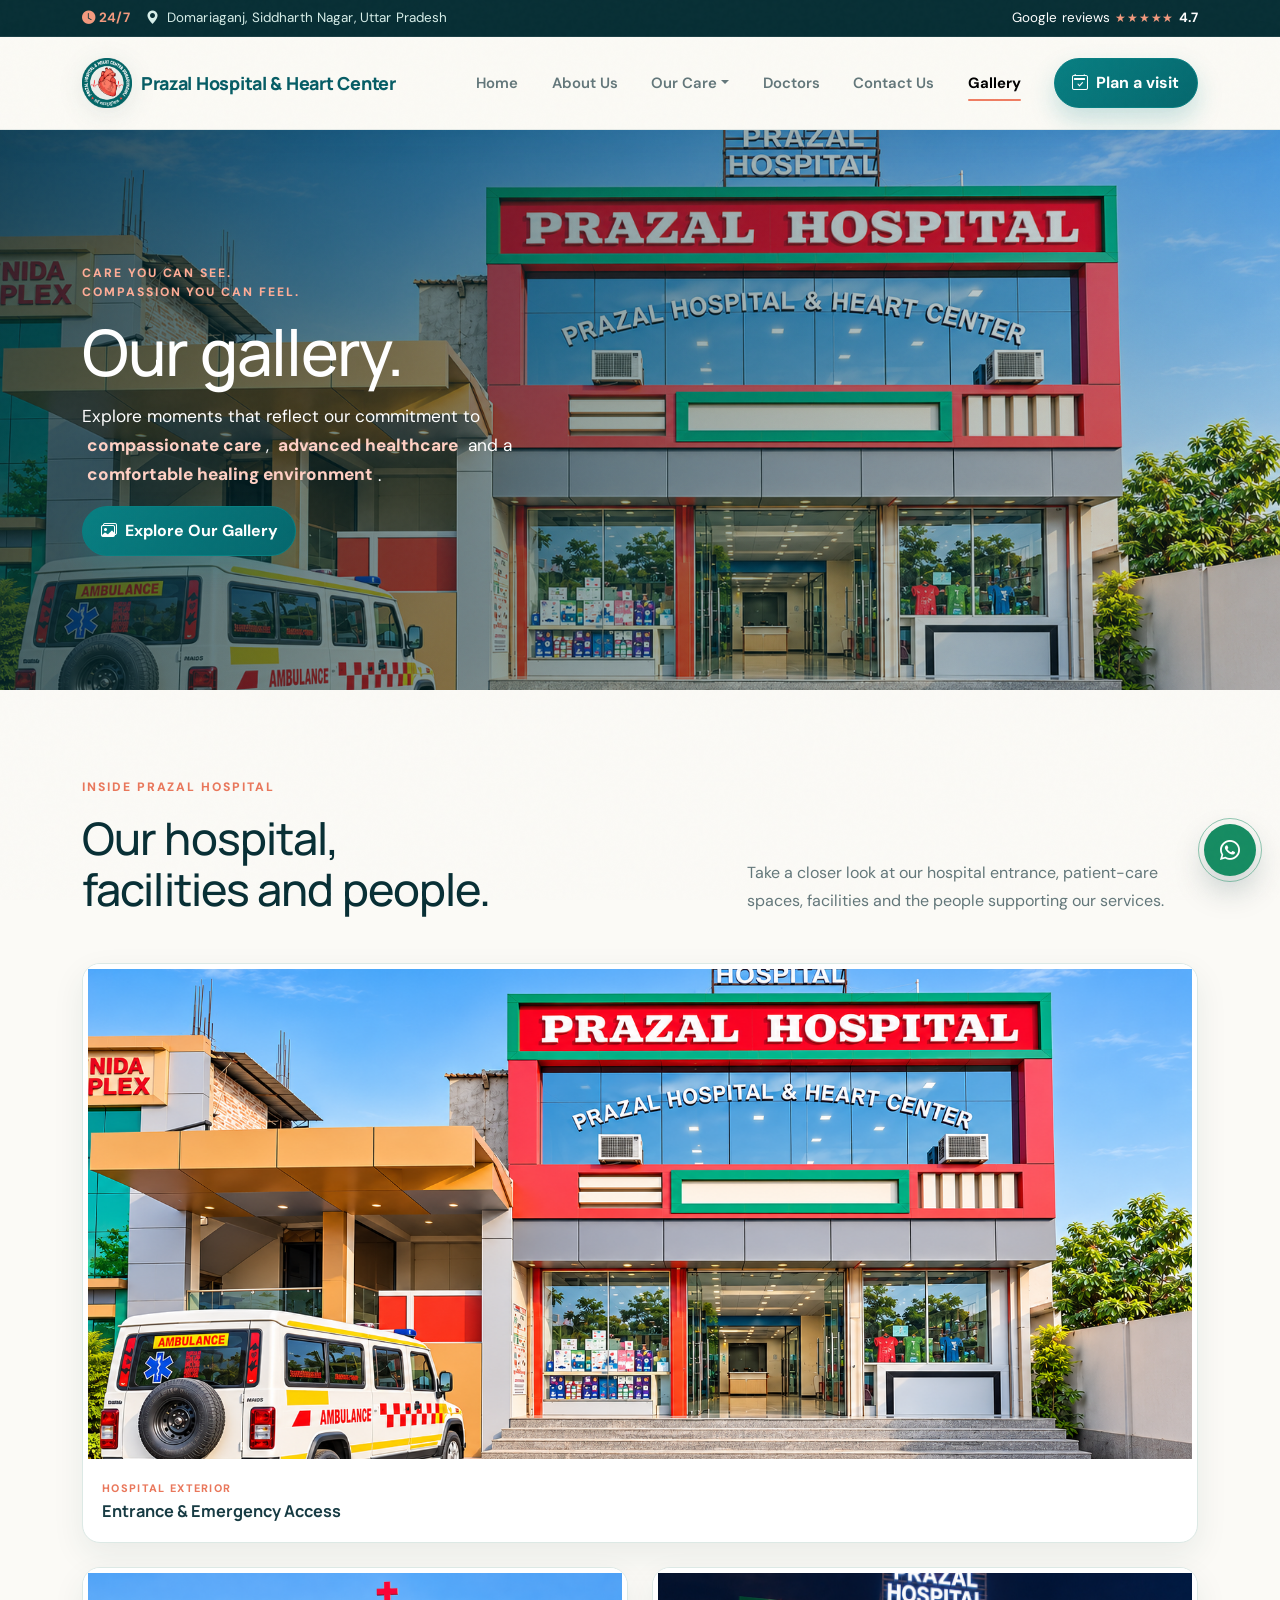
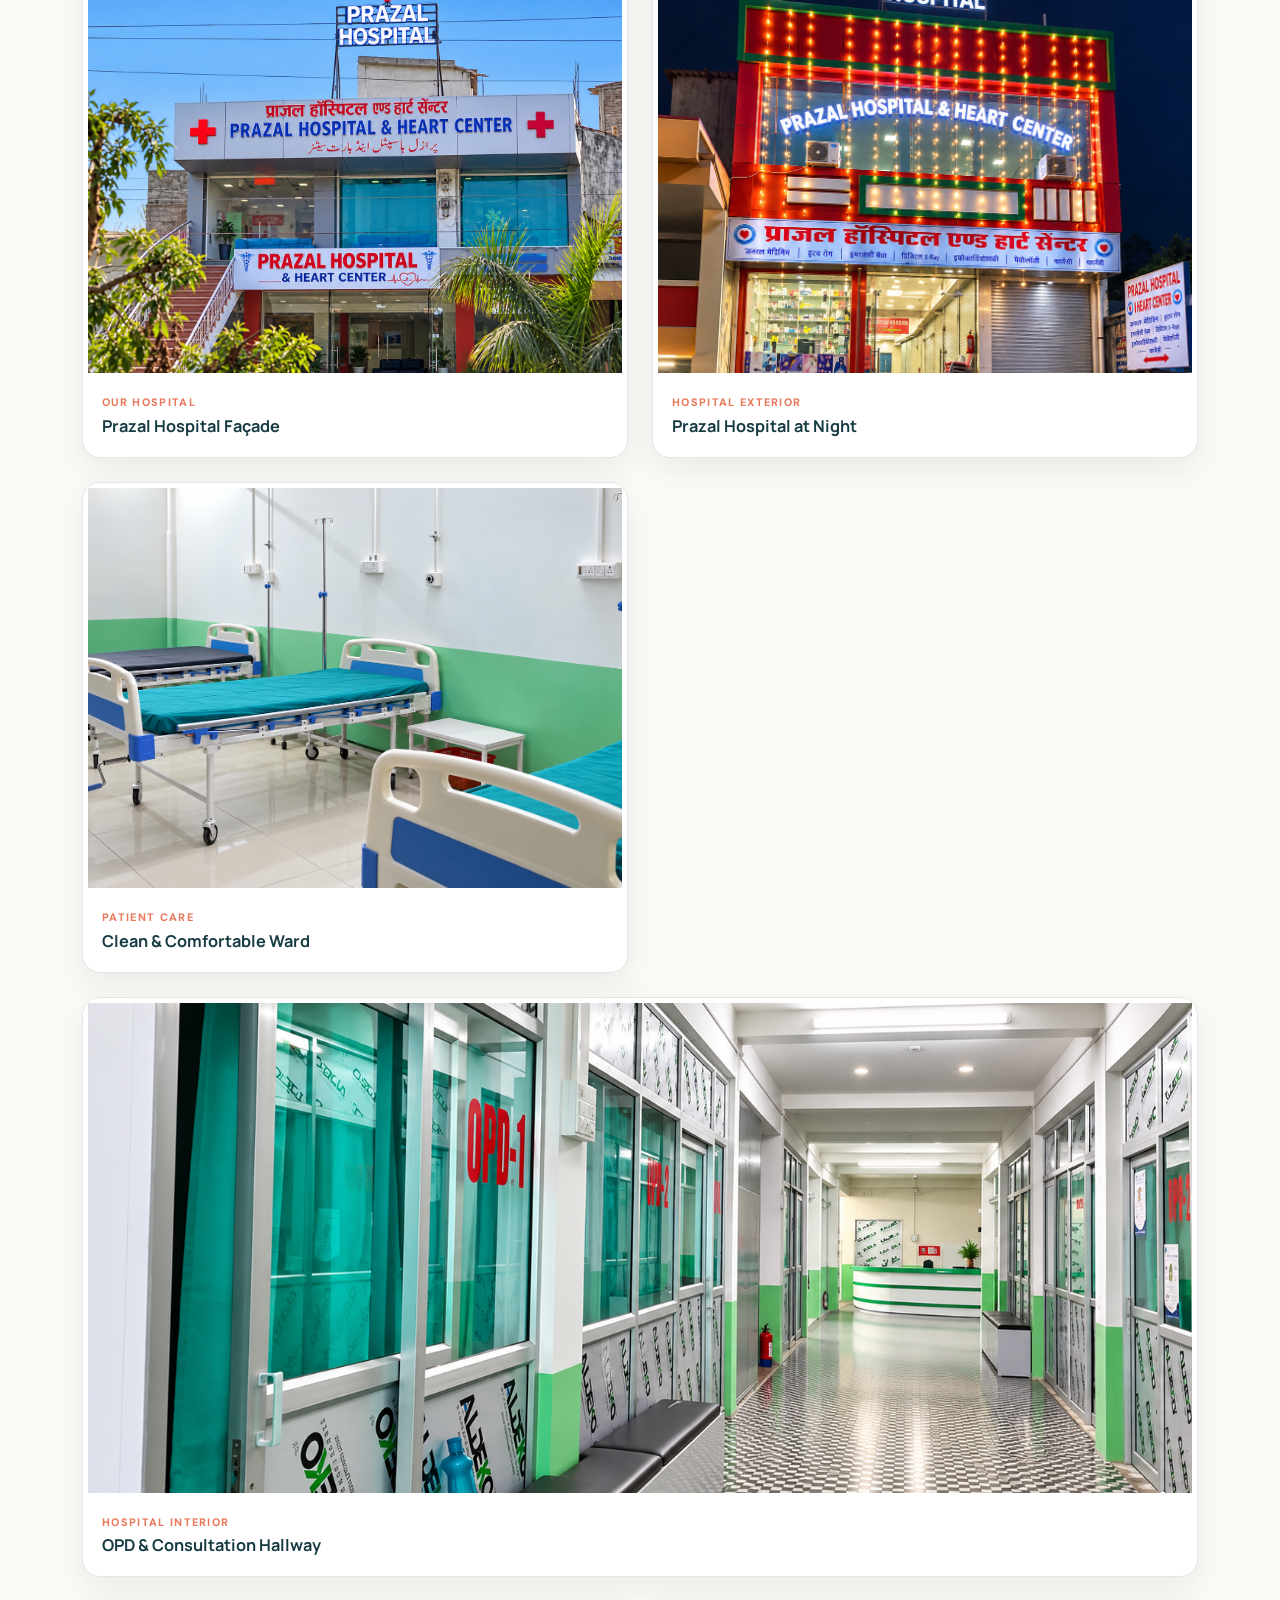
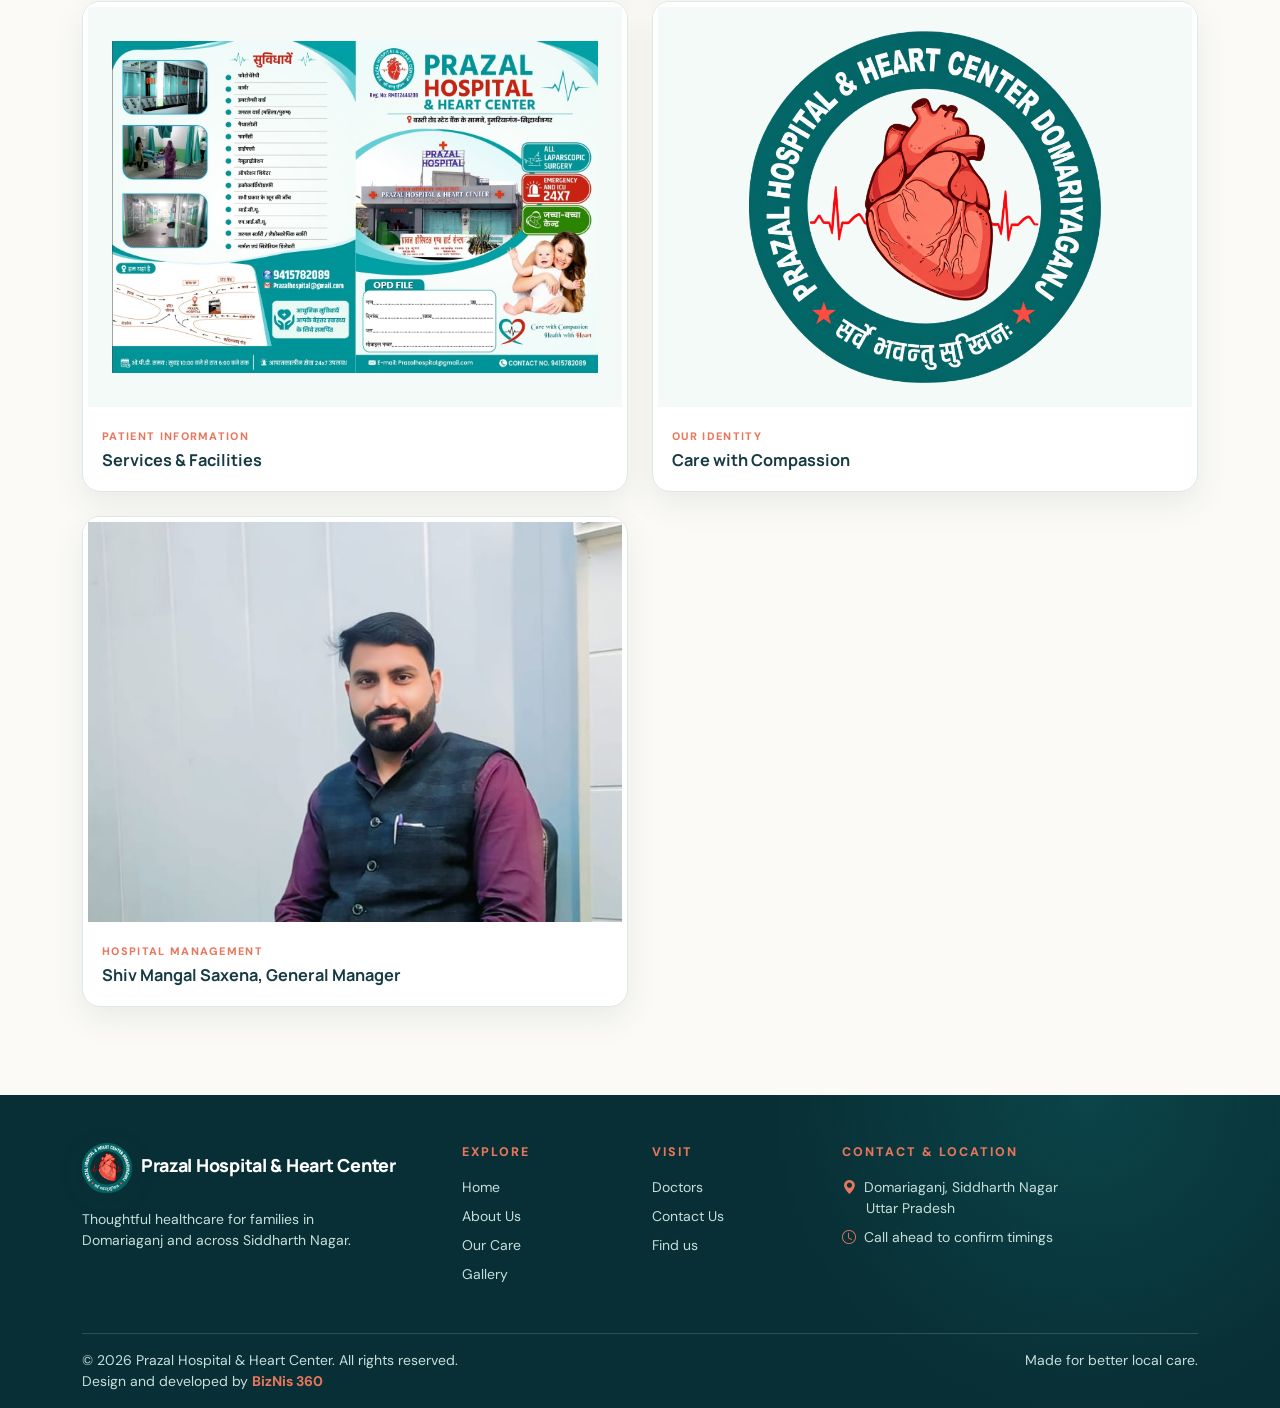
<file: gallery.html>
<!DOCTYPE html>
<html lang="en">

<head>
    <meta charset="utf-8">
    <meta name="viewport" content="width=device-width, initial-scale=1">
    <link rel="icon" type="image/png" href="assets/images/logo.png">
    <meta name="description" content="View the facilities and care spaces at Prazal Hospital &amp; Heart Center in Domariaganj, Siddharth Nagar, Uttar Pradesh.">
    <title>Gallery | Prazal Hospital &amp; Heart Center</title>
    <link rel="canonical" href="https://prazalhospital.in/gallery.html">
    <meta property="og:type" content="website">
    <meta property="og:site_name" content="Prazal Hospital &amp; Heart Center">
    <meta property="og:title" content="Gallery | Prazal Hospital &amp; Heart Center">
    <meta property="og:description"
        content="View facilities and care spaces at Prazal Hospital &amp; Heart Center in Domariaganj, Siddharth Nagar.">
    <meta property="og:url" content="https://prazalhospital.in/gallery.html">
    <meta property="og:locale" content="en_IN">
    <meta name="twitter:card" content="summary">
    <meta name="twitter:title" content="Gallery | Prazal Hospital &amp; Heart Center">
    <meta name="twitter:description"
        content="View facilities and care spaces at Prazal Hospital &amp; Heart Center in Domariaganj, Siddharth Nagar.">
    <link rel="preconnect" href="https://fonts.googleapis.com">
    <link rel="preconnect" href="https://fonts.gstatic.com" crossorigin>
    <link
        href="https://fonts.googleapis.com/css2?family=DM+Sans:wght@400;500;600;700&family=Manrope:wght@700;800&display=swap"
        rel="stylesheet">
    <link href="https://cdn.jsdelivr.net/npm/bootstrap@5.3.3/dist/css/bootstrap.min.css" rel="stylesheet">
    <link rel="stylesheet" href="https://cdn.jsdelivr.net/npm/bootstrap-icons@1.11.3/font/bootstrap-icons.min.css">
    <link rel="stylesheet" href="assets/css/style.css">
    <link rel="stylesheet" href="assets/css/premium.css">
</head>

<body id="top">
    <div class="topbar py-2">
        <div class="container d-flex justify-content-between align-items-center"><span><strong
                    class="topbar-availability me-3"><i class="bi bi-clock-fill me-1"></i>24/7</strong><i
                    class="bi bi-geo-alt-fill me-2"></i>Domariaganj, Siddharth Nagar, Uttar Pradesh</span>
            <div class="d-flex align-items-center gap-3"><a class="topbar-rating"
                    href="https://www.google.com/search?q=Prazal+Hospital+Domariaganj+reviews" target="_blank"
                    rel="noopener"><span class="d-none d-md-inline">Google reviews </span><span class="stars"
                        aria-label="4.7 out of 5 stars">★★★★★</span> <strong>4.7</strong></a></div>
        </div>
    </div>
    <nav class="navbar navbar-expand-lg sticky-top">
        <div class="container py-2"><a class="navbar-brand d-flex align-items-center" href="index.html"><img
                    class="brand-logo" src="assets/images/logo.png" alt="">Prazal Hospital &amp; Heart Center</a><button
                class="navbar-toggler border-0" type="button" data-bs-toggle="collapse" data-bs-target="#mainNav"
                aria-label="Toggle navigation"><i class="bi bi-list fs-2"></i></button>
            <div class="collapse navbar-collapse" id="mainNav">
                <ul class="navbar-nav ms-auto align-items-lg-center gap-lg-3">
                    <li class="nav-item"><a class="nav-link" href="index.html">Home</a></li>
                    <li class="nav-item"><a class="nav-link" href="about.html">About Us</a></li>
                    <li class="nav-item dropdown"><a class="nav-link dropdown-toggle" href="ourcare.html" role="button"
                            data-bs-toggle="dropdown" aria-expanded="false">Our Care</a>
                        <ul class="dropdown-menu">
                            <li><a class="dropdown-item" href="ourcare.html#medical-care">Medical Care</a></li>
                            <li><a class="dropdown-item" href="ourcare.html#treatments">Treatments &amp; Services</a></li>
                            <li><a class="dropdown-item" href="ourcare.html#facilities">Care Facilities</a></li>
                            <li><a class="dropdown-item" href="ourcare.html#what-we-offer">What We Offer</a></li>
                            <!-- <li><a class="dropdown-item" href="ourcare.html#facilities">Our Facilities</a></li> -->
                        </ul>
                    </li>
                    <li class="nav-item"><a class="nav-link" href="doctors.html">Doctors</a></li>
                    <li class="nav-item"><a class="nav-link" href="contact.html">Contact Us</a></li>
                    <li class="nav-item"><a class="nav-link active" aria-current="page" href="gallery.html">Gallery</a>
                    </li>
                    <li class="nav-item ms-lg-2 mt-3 mt-lg-0"><a class="btn btn-primary"
                            href="contact.html#contact-form"><i class="bi bi-calendar2-check me-2"></i>Plan a visit</a>
                    </li>
                </ul>
            </div>
        </div>
    </nav>
    <main>
        <section class="contact-hero gallery-hero">
            <div class="container gallery-hero-content">
                <p class="eyebrow mb-3">Care You Can See. <br> Compassion You Can Feel.</p>
                <h1 class="mb-3">Our gallery.</h1>
                <p class="hero-copy gallery-hero-copy mb-3">Explore moments that reflect our commitment to <strong
                        class="hero-highlight hero-highlight-coral">compassionate care</strong>, <strong
                        class="hero-highlight hero-highlight-teal">advanced healthcare</strong> and a <strong
                        class="hero-highlight hero-highlight-coral">comfortable healing environment</strong>.</p><a
                    class="btn btn-primary" href="#gallery-content"><i class="bi bi-images me-2"></i>Explore Our
                    Gallery</a>
            </div>
        </section>
        <section class="section-pad" id="gallery-content">
            <div class="container">
                <div class="row align-items-end g-4 mb-5">
                    <div class="col-lg-7">
                        <p class="eyebrow mb-3">Inside Prazal Hospital</p>
                        <h2 class="section-title mb-0">Our hospital, facilities and people.</h2>
                    </div>
                    <div class="col-lg-5">
                        <p class="section-lead mb-0">Take a closer look at our hospital entrance, patient-care spaces,
                            facilities and the people supporting our services.</p>
                    </div>
                </div>
                <div class="gallery-grid">
                    <figure class="gallery-card gallery-card--wide"><img class="facility-image"
                            src="assets/images/Prazal Hospital Entrance with Ambulance.png"
                            alt="Prazal Hospital entrance with an ambulance" loading="lazy">
                        <figcaption><span>Hospital Exterior</span><strong>Entrance &amp; Emergency Access</strong></figcaption>
                    </figure>
                    <figure class="gallery-card"><img class="facility-image"
                            src="assets/images/Modern Pra her Hospital Facade.png"
                            alt="Front façade of Prazal Hospital and Heart Center" loading="lazy">
                        <figcaption><span>Our Hospital</span><strong>Prazal Hospital Façade</strong></figcaption>
                    </figure>
                    <figure class="gallery-card gallery-card--portrait"><img class="facility-image"
                            src="assets/images/Prazal Hospital Nighttime Facade.png"
                            alt="Prazal Hospital exterior illuminated at night" loading="lazy">
                        <figcaption><span>Hospital Exterior</span><strong>Prazal Hospital at Night</strong></figcaption>
                    </figure>
                    <figure class="gallery-card"><img class="facility-image"
                            src="assets/images/Clean Modern Hospital Ward.png" alt="Clean patient ward with hospital beds"
                            loading="lazy">
                        <figcaption><span>Patient Care</span><strong>Clean &amp; Comfortable Ward</strong></figcaption>
                    </figure>
                    <figure class="gallery-card gallery-card--wide"><img class="facility-image"
                            src="assets/images/Modern Green-and-White Clinic Hallway.png"
                            alt="Green and white OPD hallway inside Prazal Hospital" loading="lazy">
                        <figcaption><span>Hospital Interior</span><strong>OPD &amp; Consultation Hallway</strong></figcaption>
                    </figure>
                    <figure class="gallery-card gallery-card--contain"><img class="facility-image"
                            src="assets/images/flyer.jpeg" alt="Prazal Hospital services and contact information flyer"
                            loading="lazy">
                        <figcaption><span>Patient Information</span><strong>Services &amp; Facilities</strong></figcaption>
                    </figure>
                    <figure class="gallery-card gallery-card--contain"><img class="facility-image"
                            src="assets/images/logo.png" alt="Prazal Hospital and Heart Center logo" loading="lazy">
                        <figcaption><span>Our Identity</span><strong>Care with Compassion</strong></figcaption>
                    </figure>
                    <figure class="gallery-card gallery-card--portrait"><img class="facility-image"
                            src="assets/images/Shiv_Mangal.jpeg"
                            alt="Shiv Mangal Saxena, General Manager of Prazal Hospital and Heart Center" loading="lazy">
                        <figcaption><span>Hospital Management</span><strong>Shiv Mangal Saxena, General Manager</strong></figcaption>
                    </figure>
                </div>
            </div>
        </section>
    </main>
    <footer class="pt-5 pb-3">
        <div class="container">
            <div class="row g-4 pb-5">
                <div class="col-lg-4"><a class="navbar-brand text-white" href="index.html"><img class="brand-logo"
                            src="assets/images/logo.png" alt="">Prazal Hospital &amp; Heart Center</a>
                    <p class="small mt-3 mb-0 pe-lg-5">Thoughtful healthcare for families in Domariaganj and across
                        Siddharth Nagar.</p>
                </div>
                <div class="col-6 col-lg-2">
                    <div class="footer-heading mb-3">Explore</div>
                    <div class="d-flex flex-column gap-2 small"><a href="index.html">Home</a><a href="about.html">About
                            Us</a><a href="ourcare.html">Our Care</a><a href="gallery.html">Gallery</a></div>
                </div>
                <div class="col-6 col-lg-2">
                    <div class="footer-heading mb-3">Visit</div>
                    <div class="d-flex flex-column gap-2 small"><a href="doctors.html">Doctors</a><a
                            href="contact.html">Contact Us</a><a href="contact.html#map">Find us</a></div>
                </div>
                <div class="col-lg-4">
                    <div class="footer-heading mb-3">Contact &amp; location</div>
                    <p class="small mb-2"><i class="bi bi-geo-alt-fill me-2"></i>Domariaganj, Siddharth Nagar<br><span
                            class="ms-4">Uttar Pradesh</span></p>
                    <p class="small mb-0"><i class="bi bi-clock me-2"></i>Call ahead to confirm timings</p>
                </div>
            </div>
            <div class="footer-bottom pt-3 d-flex flex-column flex-md-row justify-content-between gap-2 small">
                <span>&copy; 2026 Prazal Hospital &amp; Heart Center. All rights reserved.<br>Design and developed by <a
                        href="https://biznis360.in" target="_blank" rel="noopener">BizNis 360</a></span><span>Made
                    for better local care.</span></div>
        </div>
    </footer>
    <div class="floating-actions" aria-label="Quick actions"><a class="floating-action floating-top" href="#top"
            aria-label="Back to top" title="Back to top"><i class="bi bi-arrow-up"></i></a><a
            class="floating-action floating-whatsapp" href="https://wa.me/919415782089" target="_blank" rel="noopener"
            aria-label="Chat with us on WhatsApp" title="Chat on WhatsApp"><i class="bi bi-whatsapp"></i></a></div>
    <script src="https://cdn.jsdelivr.net/npm/bootstrap@5.3.3/dist/js/bootstrap.bundle.min.js"></script>
    <script src="assets/js/premium.js"></script>
</body>

</html>
</file>
<file: assets/css/style.css>
:root {
	--ink: #173b43;
	--muted: #63777a;
	--teal: #087f82;
	--teal-dark: #075d65;
	--mint: #e9f5f1;
	--coral: #e9775b;
	--cream: #fbfaf6;
	--line: #dce9e5;
}
* { box-sizing: border-box; }
html { scroll-behavior: smooth; }
body { color: var(--ink); background: var(--cream); font-family: 'DM Sans', sans-serif; line-height: 1.5; }
.floating-actions { position: fixed; right: 1.25rem; bottom: 1.25rem; z-index: 1030; display: flex; flex-direction: column; gap: .7rem; }
.floating-action { display: grid; place-items: center; width: 46px; height: 46px; color: white; border-radius: 50%; box-shadow: 0 8px 20px rgba(23, 59, 67, .2); text-decoration: none; transition: transform .2s ease, box-shadow .2s ease; }
.floating-action:hover { color: white; transform: translateY(-3px); box-shadow: 0 12px 24px rgba(23, 59, 67, .28); }
.floating-top { background: var(--coral); }
.floating-whatsapp { background: #168c62; font-size: 1.25rem; }
h1, h2, h3, .navbar-brand { font-family: 'Manrope', sans-serif; letter-spacing: -0.02em; }
a { color: inherit; }
.topbar { background: var(--ink); color: #d8efea; font-size: .84rem; letter-spacing: .01em; }
.topbar-availability { color: #f39a7e; }
.topbar-rating { color: white; text-decoration: none; }
.topbar-rating:hover { color: #f39a7e; }
.topbar-rating .stars { color: #f39a7e; letter-spacing: .08em; font-size: .75rem; }
.navbar { background: var(--cream); border-bottom: 1px solid var(--line); box-shadow: 0 5px 18px rgba(23, 59, 67, .07); }
.navbar-brand { position: relative; color: var(--teal-dark); font-size: 1.22rem; font-weight: 800; letter-spacing: .01em; }
.brand-mark { display: inline-grid; place-items: center; width: 38px; height: 38px; margin-right: .55rem; color: white; background: var(--teal); border-radius: 11px; font-family: 'DM Sans', sans-serif; font-size: 1.35rem; font-weight: 700; }
.brand-logo { width: 44px; height: 44px; margin-right: .55rem; object-fit: contain; transform: scale(1.4); transform-origin: center; }
.nav-link { color: var(--muted); font-weight: 600; font-size: .93rem; }
.nav-link:hover { color: var(--teal); }
.nav-link.active { position: relative; color: var(--teal); font-weight: 700; }
.nav-link.active::after { content: ''; position: absolute; right: .55rem; bottom: .25rem; left: .55rem; height: 3px; background: var(--coral); border: 0; border-radius: 999px; }
.navbar-toggler:focus { box-shadow: 0 0 0 .2rem rgba(8, 127, 130, .18); }
.btn-primary { --bs-btn-bg: var(--teal); --bs-btn-border-color: var(--teal); --bs-btn-hover-bg: var(--teal-dark); --bs-btn-hover-border-color: var(--teal-dark); border-radius: 8px; font-weight: 700; padding: .75rem 1.1rem; }
.btn-outline-primary { --bs-btn-color: var(--teal); --bs-btn-border-color: var(--teal); --bs-btn-hover-bg: var(--teal); --bs-btn-hover-border-color: var(--teal); border-radius: 8px; font-weight: 700; padding: .75rem 1.1rem; }
.hero { position: relative; overflow: hidden; padding: 5.2rem 0 4.4rem; background: var(--mint); background-image: linear-gradient(135deg, rgba(255,255,255,.3), transparent 48%); }
.hero > .container { position: relative; z-index: 1; }
.hero h1 { max-width: 620px; font-size: clamp(2.65rem, 5vw, 4.6rem); line-height: 1.08; }
.hero-copy { color: var(--muted); max-width: 505px; font-size: 1.08rem; line-height: 1.7; }
.eyebrow { color: var(--coral); font-size: .76rem; font-weight: 800; letter-spacing: .14em; text-transform: uppercase; }
.hero-photo { position: relative; min-height: 470px; }
.hero-photo img { width: 100%; height: 470px; object-fit: cover; border: 6px solid rgba(255,255,255,.7); border-radius: 18px 18px 80px 18px; box-shadow: 20px 20px 0 rgba(8, 127, 130, .13); }
.floating-note { position: absolute; bottom: 24px; left: -28px; max-width: 220px; padding: 1rem 1.05rem; background: white; border-left: 4px solid var(--coral); border-radius: 8px; box-shadow: 0 12px 30px rgba(23, 59, 67, .13); }
.stat-strip { margin-top: -1px; background: white; border-bottom: 1px solid var(--line); }
.stat { padding: 1.35rem 1rem; border-right: 1px solid var(--line); transition: background .2s ease; }
.stat:hover { background: #f5fbf8; }
.stat:last-child { border-right: 0; }
.stat i { color: var(--teal); font-size: 1.4rem; }
.section-pad { padding: 5.5rem 0; scroll-margin-top: 78px; }
.section-title { font-size: clamp(2rem, 3.5vw, 3rem); line-height: 1.14; }
.section-lead { color: var(--muted); line-height: 1.75; }
.director-section { background: #f1f8f5; }
.director-photo-wrap { position: relative; max-width: 470px; margin: 0 auto; padding: 0 0 1.5rem 1.5rem; }
.director-photo { display: block; width: 100%; height: 510px; object-fit: cover; border: 7px solid white; border-radius: 18px 18px 70px 18px; box-shadow: -16px 16px 0 rgba(233, 119, 91, .2), 0 18px 36px rgba(23, 59, 67, .12); }
.director-photo-badge { position: absolute; right: -1rem; bottom: 0; padding: .85rem 1rem; color: white; background: var(--teal-dark); border-left: 4px solid var(--coral); border-radius: 7px; box-shadow: 0 10px 22px rgba(23, 59, 67, .16); font-size: .84rem; font-weight: 700; }
.director-role { color: var(--teal-dark); font-size: 1.03rem; font-weight: 700; }
.director-name { color: var(--ink); font-family: 'Manrope', sans-serif; font-size: 1.3rem; font-weight: 800; }
.director-credentials { color: var(--coral); font-size: .86rem; font-weight: 700; letter-spacing: .03em; }
.director-detail { display: flex; gap: .8rem; height: 100%; padding: 1rem; background: white; border: 1px solid var(--line); border-radius: 8px; }
.director-detail > i { flex: 0 0 auto; color: var(--coral); font-size: 1.2rem; }
.director-detail strong { display: block; color: var(--ink); font-size: .92rem; }
.director-detail span { display: block; margin-top: .25rem; color: var(--muted); font-size: .82rem; line-height: 1.5; }
.director-quote { max-width: 620px; margin: 0 0 1.5rem; padding-left: 1rem; color: var(--teal-dark); border-left: 3px solid var(--coral); font-family: 'Manrope', sans-serif; font-size: 1.08rem; line-height: 1.6; }
.leadership-group { padding: 1.5rem; background: rgba(255, 255, 255, .58); border: 1px solid rgba(18, 118, 120, .11); border-radius: 20px; }
.leadership-group + .leadership-group { margin-top: 2rem; }
.leadership-group-heading { display: flex; align-items: flex-start; gap: 1rem; margin-bottom: 1.35rem; }
.leadership-group-heading > span { display: grid; flex: 0 0 48px; width: 48px; height: 48px; place-items: center; color: var(--teal-dark); background: #e5f5f1; border-radius: 14px; font-size: 1.25rem; }
.leadership-group-heading p { margin: 0 0 .2rem; color: var(--coral); font-size: .68rem; font-weight: 800; letter-spacing: .14em; text-transform: uppercase; }
.leadership-group-heading h3 { margin: 0 0 .3rem; color: var(--ink); font-size: clamp(1.35rem, 2.2vw, 1.8rem); }
.leadership-group-heading div div { max-width: 680px; color: var(--muted); }
.leadership-grid { display: grid; gap: 1.4rem; }
.leadership-grid--owners { grid-template-columns: repeat(2, minmax(0, 1fr)); max-width: 900px; }
.leadership-grid--management { grid-template-columns: minmax(0, 430px); }
.leadership-card { overflow: hidden; background: #fff; border: 1px solid var(--line); border-radius: 20px; box-shadow: 0 12px 32px rgba(23, 59, 67, .08); transition: transform .3s ease, box-shadow .3s ease; }
.leadership-card:hover { transform: translateY(-6px); box-shadow: 0 20px 42px rgba(23, 59, 67, .14); }
.leadership-card-media { position: relative; overflow: hidden; background: #dcefeb; }
.leadership-photo { display: block; width: 100%; height: 360px; object-fit: cover; transition: transform .6s ease; }
.leadership-card:hover .leadership-photo { transform: scale(1.035); }
.leadership-photo--afzal, .leadership-photo--sandeep { object-position: center 18%; }
.leadership-photo--shiv { object-position: center 28%; }
.leadership-role { position: absolute; right: 1rem; bottom: 1rem; padding: .48rem .72rem; color: #fff; background: rgba(5, 60, 67, .92); border-left: 3px solid var(--coral); border-radius: 7px; box-shadow: 0 8px 20px rgba(5, 47, 53, .2); font-size: .7rem; font-weight: 800; letter-spacing: .07em; text-transform: uppercase; }
.leadership-card-body { padding: 1.35rem; }
.leadership-kicker { margin-bottom: .4rem; color: var(--coral); font-size: .68rem; font-weight: 800; letter-spacing: .12em; text-transform: uppercase; }
.leadership-card h3 { margin-bottom: 1.1rem; color: var(--ink); font-size: 1.35rem; }
.leadership-detail { padding-top: .9rem; border-top: 1px solid var(--line); }
.leadership-detail + .leadership-detail { margin-top: .9rem; }
.leadership-detail > span { display: flex; align-items: center; gap: .45rem; margin-bottom: .35rem; color: var(--muted); font-size: .68rem; font-weight: 800; letter-spacing: .08em; text-transform: uppercase; }
.leadership-detail > span i { color: var(--coral); }
.leadership-detail strong { display: block; color: var(--teal-dark); font-size: .88rem; line-height: 1.45; }
.leadership-detail p { margin: 0; color: var(--muted); font-size: .84rem; line-height: 1.6; }
@media (max-width: 767.98px) {
    .leadership-group { padding: 1rem; }
    .leadership-grid--owners, .leadership-grid--management { grid-template-columns: 1fr; }
}
@media (max-width: 575.98px) {
    .leadership-photo { height: 390px; }
}
.trust-section { background: var(--ink); color: white; }
.trust-stat { display: flex; flex-direction: column; gap: .25rem; padding: .25rem 1.5rem; border-right: 1px solid rgba(199, 223, 219, .25); }
.trust-stat:first-child { padding-left: 0; }
.trust-stat:last-child { border-right: 0; }
.trust-stat > span:last-child { color: #c7dfdb; font-size: .82rem; }
.trust-value { color: var(--coral); font-family: 'Manrope', sans-serif; font-size: 1.75rem; font-weight: 800; line-height: 1; }
.trust-rating { display: flex; align-items: center; gap: .55rem; text-decoration: none; }
.trust-rating .stars { color: var(--coral); font-size: .78rem; letter-spacing: .08em; }
.trust-rating:hover .trust-value { color: white; }
@media (max-width: 767.98px) { .trust-stat, .trust-stat:first-child { padding: .85rem 0; border-right: 0; border-bottom: 1px solid rgba(199, 223, 219, .25); } .trust-stat:last-child { border-bottom: 0; } .trust-section .btn { margin-top: .5rem; } }
.service-item { height: 100%; padding: 1.5rem; background: white; border: 1px solid var(--line); border-radius: 10px; transition: transform .2s ease, box-shadow .2s ease; }
.service-item:hover { transform: translateY(-4px); box-shadow: 0 12px 28px rgba(23, 59, 67, .09); }
.service-icon { display: grid; place-items: center; width: 48px; height: 48px; margin-bottom: 1.25rem; color: var(--teal); background: var(--mint); border-radius: 10px; font-size: 1.35rem; }
.service-item p { color: var(--muted); font-size: .92rem; line-height: 1.6; }
.bilingual-care { background: white; border: 1px solid var(--line); border-radius: 14px; overflow: hidden; }
.language-panel { padding: 2.25rem; }
.language-panel + .language-panel { border-left: 1px solid var(--line); background: #f1f8f5; }
.language-label { color: var(--teal); font-size: .75rem; font-weight: 800; letter-spacing: .13em; text-transform: uppercase; }
.care-point { display: flex; gap: .85rem; padding: 1rem 0; border-bottom: 1px solid var(--line); transition: padding-left .2s ease; }
.care-point:hover { padding-left: .35rem; }
.care-point:last-child { border-bottom: 0; }
.care-point i { display: grid; flex: 0 0 34px; place-items: center; width: 34px; height: 34px; color: var(--coral); background: #fff1ec; border-radius: 50%; font-size: 1.05rem; }
.care-point strong { display: block; font-size: .98rem; }
.care-point p { color: var(--muted); font-size: .88rem; line-height: 1.55; }
.care-band { background: var(--ink); color: white; }
.care-band .section-lead { color: #c7dfdb; }
.care-image { height: 430px; object-fit: cover; border: 5px solid rgba(255,255,255,.15); border-radius: 12px; box-shadow: 0 14px 28px rgba(0, 0, 0, .14); }
.check-list { list-style: none; padding: 0; }
.check-list li { margin: 1rem 0; color: #d7ebe7; }
.check-list i { margin-right: .65rem; color: #f39a7e; }
.location-box { background: #fff; border: 1px solid var(--line); border-radius: 10px; padding: 1.5rem; box-shadow: 0 8px 22px rgba(23, 59, 67, .05); transition: transform .2s ease, box-shadow .2s ease; }
.location-box:hover { transform: translateY(-3px); box-shadow: 0 12px 25px rgba(23, 59, 67, .1); }
.location-box i { color: var(--coral); font-size: 1.35rem; }
.facility-image { width: 100%; height: 390px; object-fit: cover; border: 5px solid white; border-radius: 12px; box-shadow: 0 8px 20px rgba(23, 59, 67, .1); }
.facility-list { list-style: none; padding: 0; }
.facility-list li { display: flex; gap: 1rem; align-items: flex-start; padding: 1rem 0; border-bottom: 1px solid var(--line); }
.facility-list li:last-child { border-bottom: 0; }
.facility-list i { color: var(--teal); font-size: 1.3rem; }
#reviews { background: #f1f8f5; }
.review-card { height: 100%; padding: 1.5rem; background: white; border: 1px solid var(--line); border-radius: 10px; transition: transform .2s ease, box-shadow .2s ease; }
.review-card:hover { transform: translateY(-4px); box-shadow: 0 14px 28px rgba(23, 59, 67, .1); }
.review-card .stars { color: var(--coral); letter-spacing: .12em; }
.review-card blockquote { margin: 1.1rem 0 1.35rem; color: var(--ink); font-size: 1.02rem; line-height: 1.65; }
.review-card cite { color: var(--muted); font-size: .86rem; font-style: normal; }
.google-rating { display: inline-flex; align-items: center; gap: .65rem; padding: .65rem .85rem; color: var(--ink); background: white; border: 1px solid var(--line); border-radius: 8px; text-decoration: none; font-size: .88rem; }
.google-rating:hover { color: var(--teal); border-color: var(--teal); }
.google-rating .stars { font-size: .8rem; }
.faq-wrap { max-width: 850px; margin: 0 auto; }
.accordion-item { background: white; border: 1px solid var(--line); }
.accordion-item + .accordion-item { border-top: 0; }
.accordion-button { color: var(--ink); background: white; box-shadow: none !important; font-weight: 700; padding: 1.15rem 1.25rem; }
.accordion-button:not(.collapsed) { color: var(--teal-dark); background: var(--mint); }
.accordion-button::after { background-size: .9rem; }
.accordion-body { color: var(--muted); line-height: 1.7; padding: 0 1.25rem 1.25rem; }
#faq { padding-top: 7rem; background: #eef7f3; }
#faq .faq-wrap { background: transparent; }
#faq .accordion-item { margin-bottom: .75rem; border: 1px solid var(--line); border-radius: 10px; overflow: hidden; box-shadow: 0 5px 16px rgba(23, 59, 67, .05); }
#faq .accordion-item + .accordion-item { border-top: 1px solid var(--line); }
#faq .accordion-button { min-height: 68px; font-size: .98rem; }
#faq .accordion-button:not(.collapsed) { border-bottom: 1px solid var(--line); }
.achievement-band { background: var(--mint); }
.achievement { padding: 1rem 1.25rem; border-left: 1px solid rgba(8, 127, 130, .2); }
.achievement:first-child { border-left: 0; }
.achievement-value { color: var(--teal-dark); font-family: 'Manrope', sans-serif; font-size: 1.25rem; }
.achievement-label { color: var(--muted); font-size: .88rem; }
.experience-band { margin-bottom: 2.25rem; background: #285b60; color: white; }
.experience-number { color: #f39a7e; font-family: 'Manrope', sans-serif; font-size: clamp(2.7rem, 5vw, 4.2rem); line-height: 1; }
.experience-copy { color: #c7dfdb; line-height: 1.7; }
.experience-stat { height: 100%; padding: .75rem 1rem; border-left: 1px solid rgba(199, 223, 219, .25); }
.experience-stat strong { display: block; color: white; font-family: 'Manrope', sans-serif; font-size: 1.05rem; }
.experience-stat span { color: #c7dfdb; font-size: .8rem; }
footer { background: #102f35; color: #c7dfdb; }
.footer-heading { color: var(--coral); font-size: .78rem; font-weight: 800; letter-spacing: .12em; text-transform: uppercase; }
.footer-bottom { border-top: 1px solid rgba(199, 223, 219, .2); }
footer a { color: #c7dfdb; text-decoration: none; }
footer a:hover { color: white; }
footer .bi { color: var(--coral); }
.footer-bottom a { color: var(--coral); font-weight: 700; }
.footer-bottom a:hover { color: white; }
.contact-hero { padding: 4.5rem 0 3.5rem; background-color: var(--mint); background-image: linear-gradient(rgba(233, 245, 241, .64), rgba(233, 245, 241, .64)), url('https://images.unsplash.com/photo-1532938911079-1b06ac7ceec7?auto=format&fit=crop&w=1600&q=85'); background-position: center; background-size: cover; }
.about-hero { background-image: linear-gradient(rgba(233, 245, 241, .58), rgba(233, 245, 241, .58)), url('https://images.unsplash.com/photo-1551601651-2a8555f1a136?q=90&w=1600&auto=format&fit=crop'); }
.doctors-hero { background-image: linear-gradient(rgba(233, 245, 241, .62), rgba(233, 245, 241, .62)), url('https://images.unsplash.com/photo-1579684385127-1ef15d508118?q=90&w=1600&auto=format&fit=crop'); background-position: center 72%; }
.gallery-hero { position: relative; isolation: isolate; overflow: hidden; background: var(--ink) url('../images/Prazal Hospital Entrance with Ambulance.png') center 30% / cover no-repeat; }
.gallery-hero::after { content: ''; position: absolute; inset: 0; z-index: -1; background: rgba(233, 245, 241, .66); }
.gallery-hero-video { position: absolute; inset: 0; z-index: -2; width: 100%; height: 100%; object-fit: cover; object-position: center; }
.gallery-hero-content { position: relative; z-index: 1; }
.gallery-hero .hero-copy { color: var(--ink); }
.gallery-grid { display: grid; grid-template-columns: repeat(2, minmax(0, 1fr)); gap: 1.5rem; }
.gallery-card { position: relative; margin: 0; overflow: hidden; background: #fff; border: 1px solid var(--line); border-radius: 18px; box-shadow: 0 12px 32px rgba(23, 59, 67, .08); }
.gallery-card--wide { grid-column: span 2; }
.gallery-card .facility-image { display: block; width: 100%; height: 410px; object-fit: cover; border-radius: 0; box-shadow: none; }
.gallery-card--wide .facility-image { height: 500px; }
.gallery-card--contain .facility-image { padding: 1.5rem; object-fit: contain; background: #f3faf8; }
.gallery-card--portrait .facility-image { object-position: center 28%; }
.gallery-card figcaption { display: flex; flex-direction: column; gap: .22rem; padding: 1rem 1.2rem 1.15rem !important; }
.gallery-card figcaption span { color: var(--coral); font-size: .68rem; font-weight: 800; letter-spacing: .12em; text-transform: uppercase; }
.gallery-card figcaption strong { color: var(--ink); font-family: 'Manrope', sans-serif; font-size: 1.02rem; }
@media (max-width: 767.98px) {
    .gallery-grid { grid-template-columns: 1fr; }
    .gallery-card--wide { grid-column: auto; }
    .gallery-card .facility-image, .gallery-card--wide .facility-image { height: 330px; }
}
.doctors-hero-copy { color: var(--ink); max-width: 680px; }
.doctors-hero-points { display: flex; flex-wrap: wrap; gap: .75rem 1.25rem; max-width: 760px; margin: 0; padding: 0; list-style: none; }
.doctors-hero-points li { display: inline-flex; align-items: center; gap: .45rem; color: var(--teal-dark); font-size: .9rem; }
.doctors-hero-points li > i { color: var(--coral); }
.doctors-directory { background: #f1f8f5; }
.doctor-department { padding: 1.5rem; background: rgba(255, 255, 255, .58); border: 1px solid rgba(18, 118, 120, .11); border-radius: 20px; }
.doctor-department + .doctor-department { margin-top: 2rem; }
.doctor-department-heading { display: flex; align-items: flex-start; gap: 1rem; margin-bottom: 1.35rem; }
.doctor-department-heading h3 { margin: 0 0 .3rem; color: var(--ink); font-size: clamp(1.35rem, 2.2vw, 1.8rem); }
.doctor-department-heading p { max-width: 680px; margin: 0; color: var(--muted); }
.doctor-department-kicker { margin-bottom: .2rem !important; color: var(--coral) !important; font-size: .68rem; font-weight: 800; letter-spacing: .14em; text-transform: uppercase; }
.doctor-department-icon { display: grid; flex: 0 0 48px; width: 48px; height: 48px; place-items: center; color: var(--teal-dark); background: #e5f5f1; border-radius: 14px; font-size: 1.25rem; }
.doctor-grid { display: grid; gap: 1.25rem; }
.doctor-grid--two { grid-template-columns: repeat(2, minmax(0, 1fr)); }
.doctor-grid--single { grid-template-columns: minmax(0, calc(50% - .625rem)); }
.doctor-card { height: 100%; overflow: hidden; background: white; border: 1px solid var(--line); border-radius: 12px; box-shadow: 0 8px 22px rgba(23, 59, 67, .06); transition: transform .2s ease, box-shadow .2s ease; }
.doctor-card:hover { transform: translateY(-5px); box-shadow: 0 16px 30px rgba(23, 59, 67, .12); }
.doctor-card-photo { display: block; width: 100%; height: 340px; object-fit: cover; object-position: center 18%; }
.doctor-card-visual { position: relative; display: grid; height: 340px; place-content: center; gap: .8rem; overflow: hidden; color: #fff; text-align: center; isolation: isolate; }
.doctor-card-visual::before, .doctor-card-visual::after { position: absolute; z-index: -1; content: ""; border: 1px solid rgba(255, 255, 255, .2); border-radius: 50%; }
.doctor-card-visual::before { width: 250px; height: 250px; top: -105px; right: -65px; }
.doctor-card-visual::after { width: 175px; height: 175px; bottom: -85px; left: -35px; }
.doctor-card-visual--neurosurgery { background: linear-gradient(145deg, #075b66, #0d8988); }
.doctor-card-visual--anaesthesia { background: linear-gradient(145deg, #37546c, #627f91); }
.doctor-card-visual--neuromedicine { background: linear-gradient(145deg, #086b72, #22a09a); }
.doctor-card-visual--gynaecology { background: linear-gradient(145deg, #8f4f68, #cf7b7c); }
.doctor-card-visual-icon { display: grid; width: 82px; height: 82px; margin: 0 auto; place-items: center; background: rgba(255, 255, 255, .14); border: 1px solid rgba(255, 255, 255, .3); border-radius: 24px; box-shadow: 0 18px 40px rgba(0, 0, 0, .12); font-size: 2.35rem; backdrop-filter: blur(6px); }
.doctor-card-visual-text { max-width: 290px; padding: 0 1rem; font-family: "Manrope", sans-serif; font-size: .76rem; font-weight: 800; letter-spacing: .12em; line-height: 1.5; text-transform: uppercase; }
.doctor-card-body { padding: 1.25rem; }
.doctor-card-label { margin-bottom: .5rem; color: var(--coral); font-size: .7rem; font-weight: 800; letter-spacing: .12em; text-transform: uppercase; }
.doctor-card h4 { margin-bottom: .75rem; font-size: 1.18rem; }
.doctor-degree { margin-bottom: .85rem; color: var(--teal-dark); font-size: .9rem; font-weight: 700; }
.doctor-degree span { display: block; margin-bottom: .18rem; color: var(--muted); font-size: .65rem; font-weight: 800; letter-spacing: .09em; text-transform: uppercase; }
.doctor-specialization { margin: 0; padding-top: .85rem; color: var(--muted); border-top: 1px solid var(--line); font-size: .88rem; line-height: 1.6; }
.doctor-detail-title { display: flex; align-items: center; gap: .45rem; margin-bottom: .2rem; color: var(--ink); font-size: .72rem; font-weight: 800; letter-spacing: .04em; text-transform: uppercase; }
.doctor-specialization i { color: var(--coral); }
@media (max-width: 767.98px) {
    .doctor-department { padding: 1rem; }
    .doctor-grid--two, .doctor-grid--single { grid-template-columns: 1fr; }
    .doctor-card-photo, .doctor-card-visual { height: 300px; }
}
.about-hero-label { display: inline-flex; align-items: center; padding: .45rem .8rem; color: var(--teal-dark); background: rgba(255, 255, 255, .82); border-left: 4px solid var(--coral); border-radius: 5px; box-shadow: 0 5px 14px rgba(23, 59, 67, .1); letter-spacing: .1em; }
.about-hero .hero-copy { color: var(--ink); }
.hero-highlight { padding: .08em .28em; border-radius: 4px; font-weight: 800; white-space: normal; }
.hero-highlight-coral { color: #a94732; background: transparent; }
.hero-highlight-teal { color: var(--teal-dark); background: transparent; }
.contact-hero h1 { max-width: 700px; font-size: clamp(2.5rem, 5vw, 4rem); line-height: 1.08; }
.contact-panel { margin-top: -2rem; position: relative; z-index: 2; background: white; border: 1px solid var(--line); border-radius: 14px; box-shadow: 0 18px 40px rgba(23, 59, 67, .1); }
.contact-form { padding: 2.25rem; }
.contact-form .form-label { color: var(--ink); font-size: .88rem; font-weight: 700; }
.contact-form .form-control, .contact-form .form-select { min-height: 48px; border-color: var(--line); border-radius: 8px; }
.contact-form textarea.form-control { min-height: 125px; resize: vertical; }
.contact-form .form-control:focus, .contact-form .form-select:focus { border-color: var(--teal); box-shadow: 0 0 0 .2rem rgba(8, 127, 130, .12); }
.contact-details { padding: 2.25rem; background: var(--ink); color: white; border-radius: 0 14px 14px 0; }
.contact-detail { display: flex; gap: .85rem; align-items: flex-start; margin-top: 1.5rem; }
.contact-detail i { color: #f39a7e; font-size: 1.2rem; }
.contact-detail strong { display: block; }
.contact-detail span { display: block; margin-top: .2rem; color: #c7dfdb; font-size: .9rem; line-height: 1.55; }
.map-frame { width: 100%; min-height: 410px; border: 0; border-radius: 12px; }
.contact-note { color: var(--muted); font-size: .82rem; line-height: 1.6; }
.form-success { display: none; }
.contact-card { height: 100%; padding: 1.5rem; background: white; border: 1px solid var(--line); border-radius: 12px; box-shadow: 0 8px 22px rgba(23, 59, 67, .06); transition: transform .2s ease, box-shadow .2s ease; }
.contact-card:hover { transform: translateY(-4px); box-shadow: 0 14px 28px rgba(23, 59, 67, .11); }
.contact-card-icon { display: grid; place-items: center; width: 48px; height: 48px; margin-bottom: 1.1rem; color: var(--coral); background: var(--mint); border-radius: 50%; font-size: 1.25rem; }
.contact-card h3 { font-size: 1.08rem; }
.contact-card p, .contact-card a { color: var(--muted); font-size: .92rem; line-height: 1.65; text-decoration: none; }
.contact-card a:hover { color: var(--teal); }
@media (max-width: 991.98px) { .hero { padding-top: 3.5rem; } .hero-photo { min-height: auto; margin-top: 3rem; } .hero-photo img { height: 390px; } .floating-note { left: 16px; } .section-pad { padding: 4rem 0; } }
@media (max-width: 575.98px) { .topbar .container { flex-wrap: wrap; justify-content: center !important; gap: .25rem .75rem; } .topbar .container > span { flex: 1 1 100%; text-align: center; } .topbar .container > div, .topbar .container > a { margin-right: auto; margin-left: auto; } .topbar .hours { display: none; } .container > .row { margin-right: -12px; margin-left: -12px; } .achievement-band .col-lg-8 > .row { margin-right: 0; margin-left: 0; } .hero h1 { font-size: 2.7rem; } .hero-photo img { height: 330px; border-radius: 14px 14px 55px 14px; } .stat { border-right: 0; border-bottom: 1px solid var(--line); } .stat:last-child { border-bottom: 0; } }
/* ==========================================
   PRAZAL FINAL CTA
========================================== */

.prazal-home-cta {
    padding: 75px 0;

    background: #0b8588;
}

.prazal-cta-content {
    display: flex;

    align-items: center;
    justify-content: space-between;

    gap: 30px;
}

.prazal-cta-content span {
    color: #ffb09c;

    font-size: 12px;
    font-weight: 700;

    letter-spacing: 2px;
}

.prazal-cta-content h2 {
    color: #ffffff;

    font-size: clamp(28px, 4vw, 40px);

    font-weight: 700;

    margin: 9px 0 10px;
}

.prazal-cta-content p {
    color: rgba(255,255,255,.82);

    margin: 0;

    line-height: 1.7;
}

.prazal-cta-buttons {
    display: flex;

    gap: 12px;

    flex-shrink: 0;
}

.prazal-cta-main {
    background: #f47a5d;
    color: #ffffff;

    border: 0;

    border-radius: 9px;

    padding: 13px 23px;

    font-weight: 600;
}

.prazal-cta-main:hover {
    background: #e86d51;
    color: #ffffff;
}

.prazal-cta-call {
    background: rgba(255,255,255,.10);

    color: #ffffff;

    border: 1px solid rgba(255,255,255,.4);

    border-radius: 9px;

    padding: 13px 23px;

    font-weight: 600;
}

.prazal-cta-call:hover {
    background: #ffffff;
    color: #0b8588;
}


@media (max-width: 767px) {

    .prazal-cta-content {
        flex-direction: column;
        align-items: flex-start;
    }

    .prazal-cta-buttons {
        flex-wrap: wrap;
    }

}
/* ==========================================
   PRAZAL SPECIALIST
========================================== */

.prazal-specialist-section {
    padding: 80px 0;
    background: #ffffff;
}

.prazal-specialist-box {
    background: #0d3439;

    border-radius: 24px;

    padding: 45px 50px;

    position: relative;
    overflow: hidden;
}

.prazal-specialist-box::after {
    content: "";

    position: absolute;

    width: 250px;
    height: 250px;

    border: 1px solid rgba(255,255,255,.10);

    border-radius: 50%;

    right: -80px;
    top: -110px;
}

.prazal-specialist-label {
    color: #ff8063;

    font-size: 12px;
    font-weight: 700;

    letter-spacing: 2px;

    margin-bottom: 12px;
}

.prazal-specialist-box h2 {
    color: #ffffff;

    font-size: 32px;
    font-weight: 700;

    margin-bottom: 12px;
}

.prazal-specialist-box p {
    color: rgba(255,255,255,.76);

    max-width: 700px;

    line-height: 1.75;

    margin-bottom: 18px;
}

.prazal-specialist-time {
    color: #ffffff;

    font-weight: 600;
}

.prazal-specialist-time i {
    color: #ff8063;
    margin-right: 7px;
}

.prazal-specialist-btn {
    position: relative;
    z-index: 2;

    background: #f47a5d;
    color: #ffffff;

    border: 0;

    border-radius: 9px;

    padding: 14px 22px;

    font-weight: 600;
}

.prazal-specialist-btn:hover {
    background: #e86d51;
    color: #ffffff;
}
/* ==========================================
   PRAZAL WHY
========================================== */

.prazal-why-section {
    padding: 100px 0;
    background: #f2faf7;
}

.prazal-why-title {
    color: #0d3439;

    font-size: clamp(33px, 4vw, 45px);

    line-height: 1.2;
    font-weight: 700;

    margin-bottom: 20px;
}

.prazal-why-title span {
    color: #0b8588;
}

.prazal-why-text {
    color: #496268;

    line-height: 1.85;

    margin-bottom: 22px;
}

.prazal-why-item {
    height: 100%;

    background: #ffffff;

    padding: 28px;

    border-radius: 17px;

    border: 1px solid #e1eeeb;

    transition: .3s ease;
}

.prazal-why-item:hover {
    transform: translateY(-5px);

    box-shadow: 0 15px 35px rgba(13,52,57,.08);
}

.prazal-why-icon {
    width: 52px;
    height: 52px;

    display: flex;
    align-items: center;
    justify-content: center;

    background: #e7f6f2;
    color: #0b8588;

    border-radius: 13px;

    font-size: 22px;

    margin-bottom: 18px;
}

.prazal-why-item h3 {
    color: #0d3439;

    font-size: 18px;
    font-weight: 650;

    margin-bottom: 9px;
}

.prazal-why-item p {
    color: #65777c;

    font-size: 14px;
    line-height: 1.7;

    margin: 0;
}
/* ==========================================
   PRAZAL TREATMENT
========================================== */

.prazal-treatment-section {
    padding: 95px 0;
    background: #ffffff;
}

.prazal-treatment-card {
    position: relative;

    min-height: 510px;

    overflow: hidden;

    border-radius: 24px;

    background: #0d3439;
}

.prazal-treatment-image {
    position: absolute;
    inset: 0;

    width: 100%;
    height: 100%;

    object-fit: cover;

    transition: transform .5s ease;
}

.prazal-treatment-card:hover
.prazal-treatment-image {
    transform: scale(1.05);
}

.prazal-treatment-card::after {
    content: "";

    position: absolute;
    inset: 0;

    background:
        linear-gradient(
            0deg,
            rgba(7,48,53,.95),
            rgba(7,48,53,.10) 75%
        );
}

.prazal-treatment-content {
    position: absolute;

    z-index: 2;

    left: 35px;
    right: 35px;
    bottom: 32px;
}

.prazal-treatment-label {
    color: #ff8063;

    font-size: 12px;
    font-weight: 700;

    letter-spacing: 2px;
}

.prazal-treatment-content h3 {
    color: #ffffff;

    font-size: 28px;
    font-weight: 700;

    margin: 9px 0 12px;
}

.prazal-treatment-content p {
    color: rgba(255,255,255,.82);

    font-size: 14px;

    line-height: 1.7;

    max-width: 500px;

    margin-bottom: 17px;
}

.prazal-treatment-link {
    color: #ffffff;

    font-size: 14px;
    font-weight: 700;

    text-decoration: none;

    display: inline-flex;
    align-items: center;
    gap: 9px;
}

.prazal-treatment-link i {
    color: #ff8063;
    transition: transform .25s ease;
}

.prazal-treatment-link:hover {
    color: #ffffff;
}

.prazal-treatment-link:hover i {
    transform: translateX(5px);
}

/* ==========================================
   PRAZAL CARE SECTION
========================================== */

.prazal-care-section {
    padding: 95px 0;
    background: #f2faf7;
}

.prazal-home-heading {
    max-width: 680px;
    margin: 0 auto 55px;
    text-align: center;
}

.prazal-home-heading h2 {
    color: #0d3439;

    font-size: clamp(32px, 4vw, 44px);
    line-height: 1.2;
    font-weight: 700;

    margin-bottom: 15px;
}

.prazal-home-heading h2 span {
    color: #0b8588;
}

.prazal-home-heading p {
    color: #496268;
    line-height: 1.8;
}

.prazal-care-card {
    height: 100%;

    background: #ffffff;

    border: 1px solid #e1eeeb;

    border-radius: 18px;

    padding: 30px;

    transition:
        transform .3s ease,
        box-shadow .3s ease,
        border-color .3s ease;
}

.prazal-care-card:hover {
    transform: translateY(-7px);

    border-color: rgba(11,133,136,.25);

    box-shadow: 0 18px 45px rgba(13,52,57,.10);
}

.prazal-care-icon {
    width: 58px;
    height: 58px;

    display: flex;
    align-items: center;
    justify-content: center;

    background: #e7f6f2;

    color: #0b8588;

    border-radius: 15px;

    font-size: 25px;

    margin-bottom: 22px;
}

.prazal-care-card h3 {
    color: #0d3439;

    font-size: 20px;
    font-weight: 650;

    margin-bottom: 12px;
}

.prazal-care-card p {
    color: #61747a;

    font-size: 14px;

    line-height: 1.75;

    margin-bottom: 20px;
}

.prazal-care-card a {
    color: #0b8588;

    font-size: 14px;
    font-weight: 700;

    text-decoration: none;

    display: inline-flex;
    align-items: center;
    gap: 8px;
}

.prazal-care-card a i {
    transition: transform .25s ease;
}

.prazal-care-card a:hover i {
    transform: translateX(5px);
}

.prazal-care-all-btn {
    background: #0b8588;
    color: #fff;

    border: 0;

    border-radius: 9px;

    padding: 13px 25px;

    font-weight: 600;
}

.prazal-care-all-btn:hover {
    background: #076d70;
    color: #fff;
}
/* ==========================================
   PRAZAL INTRO
========================================== */

.prazal-intro-section {
    padding: 100px 0;
    background: #ffffff;
}

.prazal-intro-image-wrap {
    position: relative;
    padding-right: 35px;
}

.prazal-intro-image {
    width: 100%;
    height: 480px;
    object-fit: cover;
    border-radius: 24px;
}

.prazal-intro-badge {
    position: absolute;

    right: 0;
    bottom: 30px;

    display: flex;
    align-items: center;
    gap: 14px;

    background: #ffffff;

    padding: 17px 20px;

    border-radius: 15px;

    box-shadow: 0 15px 40px rgba(13,52,57,.15);
}

.prazal-intro-badge i {
    width: 45px;
    height: 45px;

    display: flex;
    align-items: center;
    justify-content: center;

    background: #e7f6f2;
    color: #0b8588;

    border-radius: 12px;
}

.prazal-intro-badge strong {
    display: block;
    color: #0d3439;
    font-size: 15px;
}

.prazal-intro-badge span {
    display: block;
    color: #718287;
    font-size: 12px;
    margin-top: 2px;
}

.prazal-section-label {
    color: #f47a5d;

    font-size: 13px;
    font-weight: 700;

    letter-spacing: 1.8px;

    margin-bottom: 13px;
}

.prazal-intro-title {
    color: #0d3439;

    font-size: clamp(32px, 4vw, 45px);
    line-height: 1.2;
    font-weight: 700;

    margin-bottom: 20px;
}

.prazal-intro-title span {
    color: #0b8588;
}

.prazal-intro-text {
    color: #496268;

    line-height: 1.85;

    margin-bottom: 14px;
}

.prazal-text-link {
    display: inline-flex;
    align-items: center;
    gap: 10px;

    color: #0b8588;

    font-weight: 700;

    text-decoration: none;

    margin-top: 12px;
}

.prazal-text-link i {
    transition: transform .25s ease;
}

.prazal-text-link:hover {
    color: #076d70;
}

.prazal-text-link:hover i {
    transform: translateX(5px);
}
/* ==========================================
   PRAZAL HOME HERO
========================================== */

.prazal-hero-section {
    position: relative;
    overflow: hidden;
}

.prazal-hero-image {
    height: 650px;
    object-fit: cover;
    object-position: center;
}

.prazal-hero-image--entrance {
    object-position: center 38%;
}

.prazal-hero-image--ward {
    object-position: center 52%;
}

.prazal-hero-image--facade {
    object-position: center 30%;
}

.prazal-hero-overlay {
    position: absolute;
    inset: 0;

    background:
        linear-gradient(
            90deg,
            rgba(7, 48, 53, 0.92) 0%,
            rgba(7, 48, 53, 0.72) 45%,
            rgba(7, 48, 53, 0.20) 100%
        );
}

.prazal-hero-content {
    position: absolute;
    top: 0;
    bottom: 0;
    left: 50%;
    transform: translateX(-50%);

    display: flex;
    align-items: center;

    z-index: 3;
}

.prazal-hero-text {
    max-width: 700px;
}

.prazal-hero-label {
    display: inline-flex;
    align-items: center;
    gap: 9px;

    color: #ff8063;

    font-size: 14px;
    font-weight: 700;

    letter-spacing: 2px;

    margin-bottom: 18px;
}

.prazal-hero-label i {
    font-size: 17px;
}

.prazal-hero-text h1 {
    color: #ffffff;

    font-size: clamp(42px, 5.5vw, 72px);
    line-height: 1.08;
    font-weight: 700;

    margin-bottom: 22px;
}

.prazal-hero-text p {
    color: rgba(255,255,255,.90);

    font-size: 18px;
    line-height: 1.75;

    max-width: 610px;

    margin-bottom: 30px;
}

.prazal-hero-buttons {
    display: flex;
    flex-wrap: wrap;
    justify-content: center;
    gap: 13px;
}

.prazal-btn-primary {
    background: #f47a5d;
    color: #fff;

    border: 1px solid #f47a5d;

    padding: 13px 24px;

    border-radius: 9px;

    font-weight: 600;
}

.prazal-btn-primary:hover {
    background: #e86d51;
    border-color: #e86d51;
    color: #fff;
}

.prazal-btn-outline {
    color: #fff;

    border: 1px solid rgba(255,255,255,.6);

    padding: 13px 24px;

    border-radius: 9px;

    font-weight: 600;

    background: rgba(255,255,255,.06);
}

.prazal-btn-outline:hover {
    background: #fff;
    color: #0b8588;
}


/* INDICATORS */

.prazal-hero-indicators {
    z-index: 5;
    justify-content: flex-start;

    max-width: 1320px;
    margin-left: auto;
    margin-right: auto;

    padding-left: 12px;
    padding-right: 12px;

    bottom: 30px;
}

.prazal-hero-indicators button {
    width: 28px;
    height: 4px;

    border: 0;
    border-radius: 5px;

    opacity: .55;
}

.prazal-hero-indicators button.active {
    width: 50px;
    opacity: 1;
}


/* CONTROLS */

.prazal-hero-control {
    width: 55px;
    opacity: .75;
}

.prazal-hero-control:hover {
    opacity: 1;
}


/* MOBILE */

@media (max-width: 767px) {

    .prazal-hero-image {
        height: 650px;
    }

    .prazal-hero-image--entrance {
        object-position: 42% center;
    }

    .prazal-hero-image--ward {
        object-position: center;
    }

    .prazal-hero-image--facade {
        object-position: 62% center;
    }

    .prazal-hero-overlay {
        background:
            linear-gradient(
                180deg,
                rgba(7,48,53,.52),
                rgba(7,48,53,.78)
            );
    }

    .prazal-hero-content {
        width: 100%;
        padding: 0 25px;
    }

    .prazal-hero-text h1 {
        font-size: 43px;
    }

    .prazal-hero-text p {
        font-size: 16px;
    }

    .prazal-hero-control {
        display: none;
    }

    .prazal-hero-indicators {
        padding-left: 25px;
    }
}

/* ==========================================
   PRAZAL GOOGLE REVIEWS
========================================== */

.prazal-reviews-section {
    padding: 100px 0;
    background: #ffffff;
}


/* HEADING */

.prazal-reviews-heading {
    max-width: 700px;
    margin: 0 auto 35px;
    text-align: center;
}

.prazal-reviews-heading .prazal-section-label {
    color: #f47a5d;
    font-size: 13px;
    font-weight: 700;
    letter-spacing: 1.8px;
    margin-bottom: 12px;
}

.prazal-reviews-heading h2 {
    color: #0d3439;
    font-size: clamp(32px, 4vw, 44px);
    line-height: 1.2;
    font-weight: 700;
    margin-bottom: 15px;
}

.prazal-reviews-heading h2 span {
    color: #0b8588;
}

.prazal-reviews-heading p {
    color: #61747a;
    line-height: 1.8;
    margin-bottom: 0;
}


/* GOOGLE RATING */

.prazal-google-rating {
    width: fit-content;
    margin: 0 auto 50px;

    display: flex;
    align-items: center;
    gap: 18px;

    background: #f2faf7;

    border: 1px solid #e1eeeb;

    padding: 17px 27px;

    border-radius: 16px;
}

.prazal-google-logo {
    width: 48px;
    height: 48px;

    display: flex;
    align-items: center;
    justify-content: center;

    background: #ffffff;

    border-radius: 12px;

    font-size: 23px;
    color: #4285f4;

    box-shadow: 0 5px 15px rgba(13,52,57,.06);
}

.prazal-rating-main {
    display: flex;
    align-items: center;
    gap: 13px;
}

.prazal-rating-number {
    color: #0d3439;

    font-size: 32px;
    font-weight: 750;

    line-height: 1;
}

.prazal-rating-stars {
    display: flex;
    gap: 3px;

    color: #f4b400;

    font-size: 14px;
}

.prazal-rating-label {
    color: #687b80;

    font-size: 13px;
}


/* REVIEW GRID */

.prazal-review-grid {
    margin-top: 10px;
}


/* REVIEW CARD */

.prazal-review-card {
    height: 100%;

    background: #ffffff;

    border: 1px solid #e2eeeb;

    border-radius: 18px;

    padding: 28px;

    transition:
        transform .3s ease,
        box-shadow .3s ease,
        border-color .3s ease;
}

.prazal-review-card:hover {
    transform: translateY(-6px);

    border-color: rgba(11,133,136,.25);

    box-shadow:
        0 18px 40px rgba(13,52,57,.09);
}


/* REVIEW HEADER */

.prazal-review-top {
    display: flex;
    align-items: center;

    gap: 13px;

    margin-bottom: 17px;
}

.prazal-review-avatar {
    width: 46px;
    height: 46px;

    flex-shrink: 0;

    display: flex;
    align-items: center;
    justify-content: center;

    background: #e7f6f2;

    color: #0b8588;

    border-radius: 50%;

    font-size: 17px;
    font-weight: 700;
}

.prazal-review-top h3 {
    color: #0d3439;

    font-size: 16px;
    font-weight: 650;

    margin: 0 0 3px;
}

.prazal-review-top span {
    color: #849397;

    font-size: 12px;
}

.prazal-review-google {
    margin-left: auto;

    color: #4285f4;

    font-size: 19px;
}


/* STARS */

.prazal-review-card .prazal-review-stars {
    display: flex;

    gap: 3px;

    color: #f4b400;

    font-size: 13px;

    margin-bottom: 16px;
}


/* REVIEW TEXT */

.prazal-review-card p {
    color: #496268;

    font-size: 15px;

    line-height: 1.8;

    margin: 0;

    min-height: 82px;
}


/* DATE */

.prazal-review-date {
    color: #98a5a8;

    font-size: 12px;

    margin-top: 18px;
}


/* BOTTOM */

.prazal-reviews-bottom {
    display: flex;

    justify-content: center;
    align-items: center;

    gap: 14px;

    margin-top: 42px;

    color: #687b80;

    font-size: 13px;
}

.prazal-reviews-bottom span:first-child {
    display: inline-flex;
    align-items: center;
    gap: 7px;
}

.prazal-reviews-bottom i {
    color: #4285f4;
    font-size: 16px;
}

.prazal-reviews-bottom strong {
    color: #0d3439;
}

.prazal-review-divider {
    width: 1px;
    height: 18px;
    background: #dce7e5;
}


/* MOBILE */

@media (max-width: 767px) {

    .prazal-reviews-section {
        padding: 70px 0;
    }

    .prazal-google-rating {
        padding: 15px 18px;
    }

    .prazal-rating-main {
        flex-wrap: wrap;
        gap: 7px 11px;
    }

    .prazal-rating-label {
        width: 100%;
    }

    .prazal-review-card p {
        min-height: auto;
    }

    .prazal-reviews-bottom {
        flex-wrap: wrap;
    }

}
</file>
<file: assets/css/premium.css>
/* Prazal Hospital & Heart Center — premium presentation layer */
:root {
    --premium-ink: #082f35;
    --premium-deep: #063f43;
    --premium-teal: #087f82;
    --premium-teal-bright: #18a4a4;
    --premium-coral: #ef7d62;
    --premium-gold: #d9ad62;
    --premium-ivory: #fbfaf6;
    --premium-mist: #edf7f4;
    --premium-line: rgba(8, 73, 77, .12);
    --premium-shadow: 0 24px 70px rgba(5, 47, 53, .12);
    --premium-shadow-hover: 0 30px 80px rgba(5, 47, 53, .18);
    --premium-radius: 24px;
}

html { scroll-padding-top: 100px; }
body {
    overflow-x: hidden;
    background: var(--premium-ivory);
    color: var(--premium-ink);
    -webkit-font-smoothing: antialiased;
    text-rendering: optimizeLegibility;
}

body::before {
    content: "";
    position: fixed;
    inset: 0;
    z-index: 9999;
    pointer-events: none;
    opacity: .025;
    background-image: url("data:image/svg+xml,%3Csvg viewBox='0 0 180 180' xmlns='http://www.w3.org/2000/svg'%3E%3Cfilter id='n'%3E%3CfeTurbulence type='fractalNoise' baseFrequency='.95' numOctaves='3' stitchTiles='stitch'/%3E%3C/filter%3E%3Crect width='100%25' height='100%25' filter='url(%23n)' opacity='.7'/%3E%3C/svg%3E");
}

::selection { color: white; background: var(--premium-teal); }
:focus-visible { outline: 3px solid rgba(239, 125, 98, .55); outline-offset: 4px; }

.scroll-progress {
    position: fixed;
    inset: 0 auto auto 0;
    z-index: 1100;
    width: 0;
    height: 3px;
    background: linear-gradient(90deg, var(--premium-coral), var(--premium-gold));
    box-shadow: 0 0 16px rgba(239, 125, 98, .55);
}

.topbar {
    background: var(--premium-ink);
    border-bottom: 1px solid rgba(255,255,255,.08);
}

.navbar {
    background: rgba(251, 250, 246, .9);
    border-bottom: 1px solid rgba(8, 73, 77, .09);
    box-shadow: 0 8px 35px rgba(5, 47, 53, .06);
    backdrop-filter: blur(18px) saturate(145%);
    -webkit-backdrop-filter: blur(18px) saturate(145%);
    transition: padding .35s ease, box-shadow .35s ease, background .35s ease;
}

.navbar.is-scrolled {
    background: rgba(255,255,255,.96);
    box-shadow: 0 12px 38px rgba(5, 47, 53, .11);
}

.navbar-brand { font-size: 1.12rem; letter-spacing: -.015em; }
.brand-logo {
    width: 50px;
    height: 50px;
    transform: none;
    filter: drop-shadow(0 5px 12px rgba(5, 47, 53, .12));
}

.nav-link { position: relative; padding: .75rem .55rem !important; }
.nav-link::before {
    content: "";
    position: absolute;
    right: .55rem;
    bottom: .35rem;
    left: .55rem;
    height: 2px;
    background: var(--premium-coral);
    border-radius: 999px;
    transform: scaleX(0);
    transform-origin: right;
    transition: transform .3s cubic-bezier(.2,.8,.2,1);
}
.nav-link:hover::before, .nav-link.active::before { transform: scaleX(1); transform-origin: left; }
.nav-link.active::after { display: none; }

.dropdown-menu {
    padding: .7rem;
    border: 1px solid var(--premium-line);
    border-radius: 16px;
    box-shadow: var(--premium-shadow);
}
.dropdown-item { padding: .7rem .8rem; border-radius: 10px; font-weight: 600; }
.dropdown-item:hover { color: var(--premium-teal); background: var(--premium-mist); }

.btn {
    position: relative;
    overflow: hidden;
    border-radius: 999px !important;
    transition: transform .3s cubic-bezier(.2,.8,.2,1), box-shadow .3s ease, color .3s ease, background .3s ease;
}
.btn::after {
    content: "";
    position: absolute;
    inset: -120% -40%;
    background: linear-gradient(115deg, transparent 35%, rgba(255,255,255,.38) 50%, transparent 65%);
    transform: translateX(-70%);
    transition: transform .65s ease;
}
.btn:hover { transform: translateY(-2px); box-shadow: 0 14px 28px rgba(5, 47, 53, .18); }
.btn:hover::after { transform: translateX(70%); }
.btn-primary, .prazal-care-all-btn, .btn-care, .prazal-btn-primary, .prazal-cta-main {
    border-color: var(--premium-teal) !important;
    background: linear-gradient(135deg, var(--premium-teal), #05676d) !important;
    box-shadow: 0 12px 26px rgba(8,127,130,.22);
}

.eyebrow, .care-label, .small-title, .prazal-section-label,
.prazal-hero-label, .prazal-specialist-label, .footer-heading {
    letter-spacing: .16em;
}

.section-title, .section-heading h2, .prazal-home-heading h2,
.prazal-intro-title, .prazal-hero-text h1, .contact-hero h1, .care-hero h1 {
    text-wrap: balance;
}

.section-lead, .hero-copy, .care-hero p, .prazal-hero-text p { text-wrap: pretty; }

/* Cinematic page heroes */
.contact-hero, .care-hero {
    position: relative;
    isolation: isolate;
    overflow: hidden;
    min-height: 480px;
    display: flex;
    align-items: center;
    padding: 6.5rem 0;
    color: white;
    background-color: var(--premium-ink);
}
.contact-hero::before, .care-hero::before {
    content: "";
    position: absolute;
    inset: 0;
    z-index: -1;
    background: linear-gradient(100deg, rgba(4,39,45,.96) 0%, rgba(4,49,53,.82) 46%, rgba(4,49,53,.3) 100%);
}
.contact-hero::after, .care-hero::after {
    content: "";
    position: absolute;
    z-index: -1;
    width: 420px;
    height: 420px;
    right: -120px;
    bottom: -230px;
    border: 1px solid rgba(255,255,255,.2);
    border-radius: 50%;
    box-shadow: 0 0 0 70px rgba(255,255,255,.035), 0 0 0 140px rgba(255,255,255,.025);
}
.contact-hero h1, .contact-hero .hero-copy, .contact-hero .doctors-hero-copy,
.gallery-hero .hero-copy, .contact-hero .doctors-hero-points li { color: white; }
.contact-hero .hero-highlight { color: #ffd0c4; }
.contact-hero .eyebrow, .care-hero .care-label { color: #ffad97; }

.about-hero { background-image: url('https://images.unsplash.com/photo-1551601651-2a8555f1a136?q=90&w=1800&auto=format&fit=crop'); }
.doctors-hero { background-image: url('https://images.unsplash.com/photo-1579684385127-1ef15d508118?q=90&w=1800&auto=format&fit=crop'); }
.contact-hero:not(.about-hero):not(.doctors-hero):not(.gallery-hero) { background-image: url('https://images.unsplash.com/photo-1532938911079-1b06ac7ceec7?auto=format&fit=crop&w=1800&q=90'); }
.gallery-hero::before { background: linear-gradient(100deg, rgba(4,39,45,.78) 0%, rgba(4,49,53,.42) 48%, rgba(4,49,53,.12) 100%); }
.gallery-hero::after { content: none; }

/* Homepage hero */
.prazal-hero-section { background: var(--premium-ink); }
.prazal-hero-image { height: min(78vh, 760px); min-height: 620px; transform: scale(1.025); }
.prazal-hero-overlay { background: linear-gradient(90deg, rgba(3,35,41,.78) 0%, rgba(3,43,47,.58) 47%, rgba(3,43,47,.12) 100%); }
.prazal-hero-text h1 { max-width: 760px; font-size: clamp(3.2rem, 6vw, 5.5rem); letter-spacing: -.045em; }
.prazal-hero-text p { max-width: 650px; }
.prazal-hero-indicators button { transition: width .35s ease, opacity .35s ease; }

/* Premium cards and image treatments */
.care-card, .prazal-care-card, .doctor-card, .review-card, .prazal-review-card,
.contact-card, .location-box, .service-item, .service-list-card, .director-detail {
    border-color: var(--premium-line);
    border-radius: var(--premium-radius);
    box-shadow: 0 12px 38px rgba(5,47,53,.065);
    transition: transform .4s cubic-bezier(.2,.8,.2,1), box-shadow .4s ease, border-color .4s ease;
}
.care-card:hover, .prazal-care-card:hover, .doctor-card:hover, .review-card:hover,
.prazal-review-card:hover, .contact-card:hover, .location-box:hover, .service-item:hover,
.service-list-card:hover {
    transform: translateY(-8px);
    border-color: rgba(8,127,130,.25);
    box-shadow: var(--premium-shadow-hover);
}
.care-icon, .prazal-care-icon, .contact-card-icon, .doctor-avatar, .service-icon {
    border-radius: 18px;
    background: linear-gradient(145deg, #e7f7f3, #f7fcfa);
    box-shadow: inset 0 0 0 1px rgba(8,127,130,.08), 0 10px 24px rgba(8,127,130,.09);
}
.care-image img, .facility-image, .director-photo, .prazal-intro-image, .doctor-card-photo, .doctor-card-visual, .map-frame {
    border-radius: var(--premium-radius);
}
.facility-image, .director-photo, .prazal-intro-image, .care-image img { box-shadow: var(--premium-shadow); }
.doctor-card { border-radius: var(--premium-radius); }
.doctor-card-photo, .doctor-card-visual { border-radius: 0; transition: transform .75s cubic-bezier(.2,.8,.2,1), filter .5s ease; }
.doctor-card:hover .doctor-card-photo, .doctor-card:hover .doctor-card-visual { transform: scale(1.045); filter: saturate(1.05); }

.director-section, .doctors-directory, .care-section.soft, .prazal-care-section { background: var(--premium-mist); }
.trust-section, footer, .care-highlight, .prazal-specialist-box {
    background: radial-gradient(circle at 85% 0%, rgba(24,164,164,.18), transparent 28%), var(--premium-ink);
}
.trust-section { position: relative; overflow: hidden; }
.contact-panel { border: 0; border-radius: 28px; box-shadow: var(--premium-shadow); }
.contact-details { border-radius: 0 28px 28px 0; background: linear-gradient(145deg, #083b41, #062d33); }
.contact-form .form-control, .contact-form .form-select {
    min-height: 52px;
    border-radius: 12px;
    background-color: #fbfdfc;
}
.contact-form .form-control:focus, .contact-form .form-select:focus { background: white; }

.gallery-hero { min-height: 560px; }
#gallery-content figure { position: relative; overflow: hidden; }
#gallery-content figure img { cursor: zoom-in; transition: transform .75s cubic-bezier(.2,.8,.2,1), filter .5s ease; }
#gallery-content figure:hover img { transform: scale(1.035); filter: contrast(1.03) saturate(1.06); }
#gallery-content figcaption { padding-left: .25rem; }

.image-lightbox {
    position: fixed;
    inset: 0;
    z-index: 1200;
    display: grid;
    place-items: center;
    padding: 2rem;
    background: rgba(3,24,28,.9);
    backdrop-filter: blur(16px);
    opacity: 0;
    visibility: hidden;
    transition: opacity .3s ease, visibility .3s ease;
}
.image-lightbox.is-open { opacity: 1; visibility: visible; }
.image-lightbox img { max-width: min(1100px, 92vw); max-height: 84vh; border-radius: 20px; box-shadow: 0 30px 100px rgba(0,0,0,.4); transform: scale(.96); transition: transform .35s ease; }
.image-lightbox.is-open img { transform: scale(1); }
.lightbox-close { position: absolute; top: 1.2rem; right: 1.2rem; width: 48px; height: 48px; color: white; background: rgba(255,255,255,.12); border: 1px solid rgba(255,255,255,.2); border-radius: 50%; font-size: 1.4rem; }

.floating-actions { right: 1.5rem; bottom: 1.5rem; }
.floating-action { width: 52px; height: 52px; box-shadow: 0 14px 32px rgba(5,47,53,.22); }
.floating-top { opacity: 0; visibility: hidden; transform: translateY(10px); transition: .3s ease; }
.floating-top.is-visible { opacity: 1; visibility: visible; transform: translateY(0); }
.floating-whatsapp { position: relative; }
.floating-whatsapp::after { content: ""; position: absolute; inset: -6px; border: 1px solid rgba(22,140,98,.45); border-radius: 50%; animation: premiumPulse 2.2s ease-out infinite; }

/* Scroll motion: content remains visible until JS enables the system. */
.motion-ready .reveal-item {
    opacity: 0;
    transform: translate3d(0, 30px, 0);
    transition: opacity .8s cubic-bezier(.2,.8,.2,1), transform .8s cubic-bezier(.2,.8,.2,1);
    transition-delay: var(--reveal-delay, 0ms);
}
.motion-ready .reveal-item.reveal-left { transform: translate3d(-36px, 0, 0); }
.motion-ready .reveal-item.reveal-right { transform: translate3d(36px, 0, 0); }
.motion-ready .reveal-item.is-visible { opacity: 1; transform: translate3d(0,0,0); }
.hero-entrance { animation: heroEntrance .9s cubic-bezier(.2,.8,.2,1) both; }
.hero-entrance-delay { animation: heroEntrance .9s .14s cubic-bezier(.2,.8,.2,1) both; }

@keyframes heroEntrance { from { opacity: 0; transform: translateY(25px); } to { opacity: 1; transform: translateY(0); } }
@keyframes premiumPulse { 0% { opacity: .75; transform: scale(.86); } 75%,100% { opacity: 0; transform: scale(1.28); } }

@media (max-width: 991.98px) {
    .navbar-collapse { margin-top: .75rem; padding: 1rem; background: white; border: 1px solid var(--premium-line); border-radius: 18px; box-shadow: var(--premium-shadow); }
    .contact-hero, .care-hero { min-height: 430px; padding: 5rem 0; }
    .contact-details { border-radius: 0 0 28px 28px; }
    .prazal-hero-image { min-height: 650px; }
}

@media (max-width: 767.98px) {
    .topbar { font-size: .72rem; }
    .topbar-rating { display: none; }
    .brand-logo { width: 44px; height: 44px; }
    .contact-hero, .care-hero { min-height: 420px; padding: 4rem 0; }
    .contact-hero:not(.gallery-hero)::before, .care-hero::before { background: linear-gradient(90deg, rgba(4,39,45,.94), rgba(4,49,53,.76)); }
    .prazal-hero-text h1 { font-size: clamp(2.75rem, 12vw, 4rem); }
    .prazal-hero-text p { font-size: 1rem; }
    .prazal-hero-overlay { background: linear-gradient(180deg, rgba(3,43,47,.52), rgba(3,43,47,.78)); }
    .prazal-hero-buttons .btn, .prazal-cta-buttons .btn { width: 100%; text-align: center; }
    .floating-actions { right: .9rem; bottom: .9rem; }
    .floating-action { width: 48px; height: 48px; }
}

@media (prefers-reduced-motion: reduce) {
    html { scroll-behavior: auto; }
    *, *::before, *::after { animation-duration: .01ms !important; animation-iteration-count: 1 !important; transition-duration: .01ms !important; }
    .motion-ready .reveal-item { opacity: 1; transform: none; }
}
</file>
